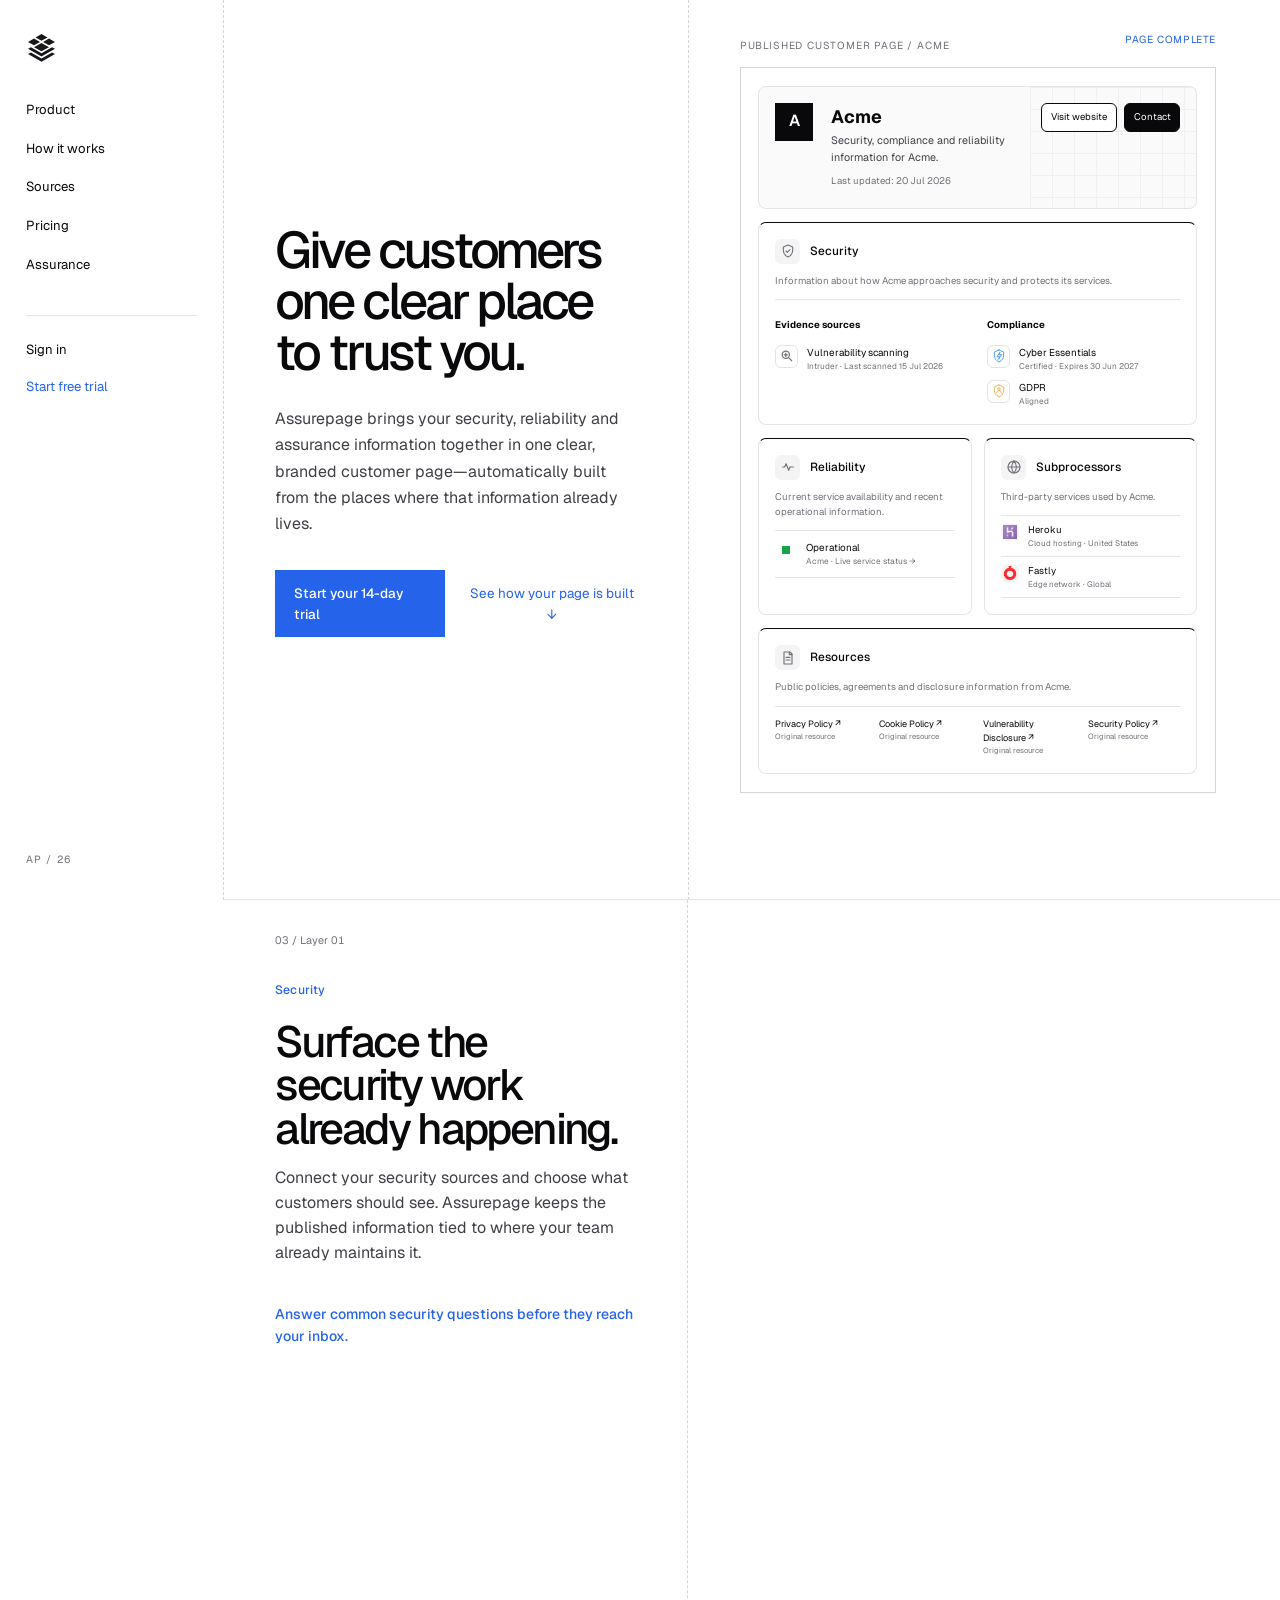
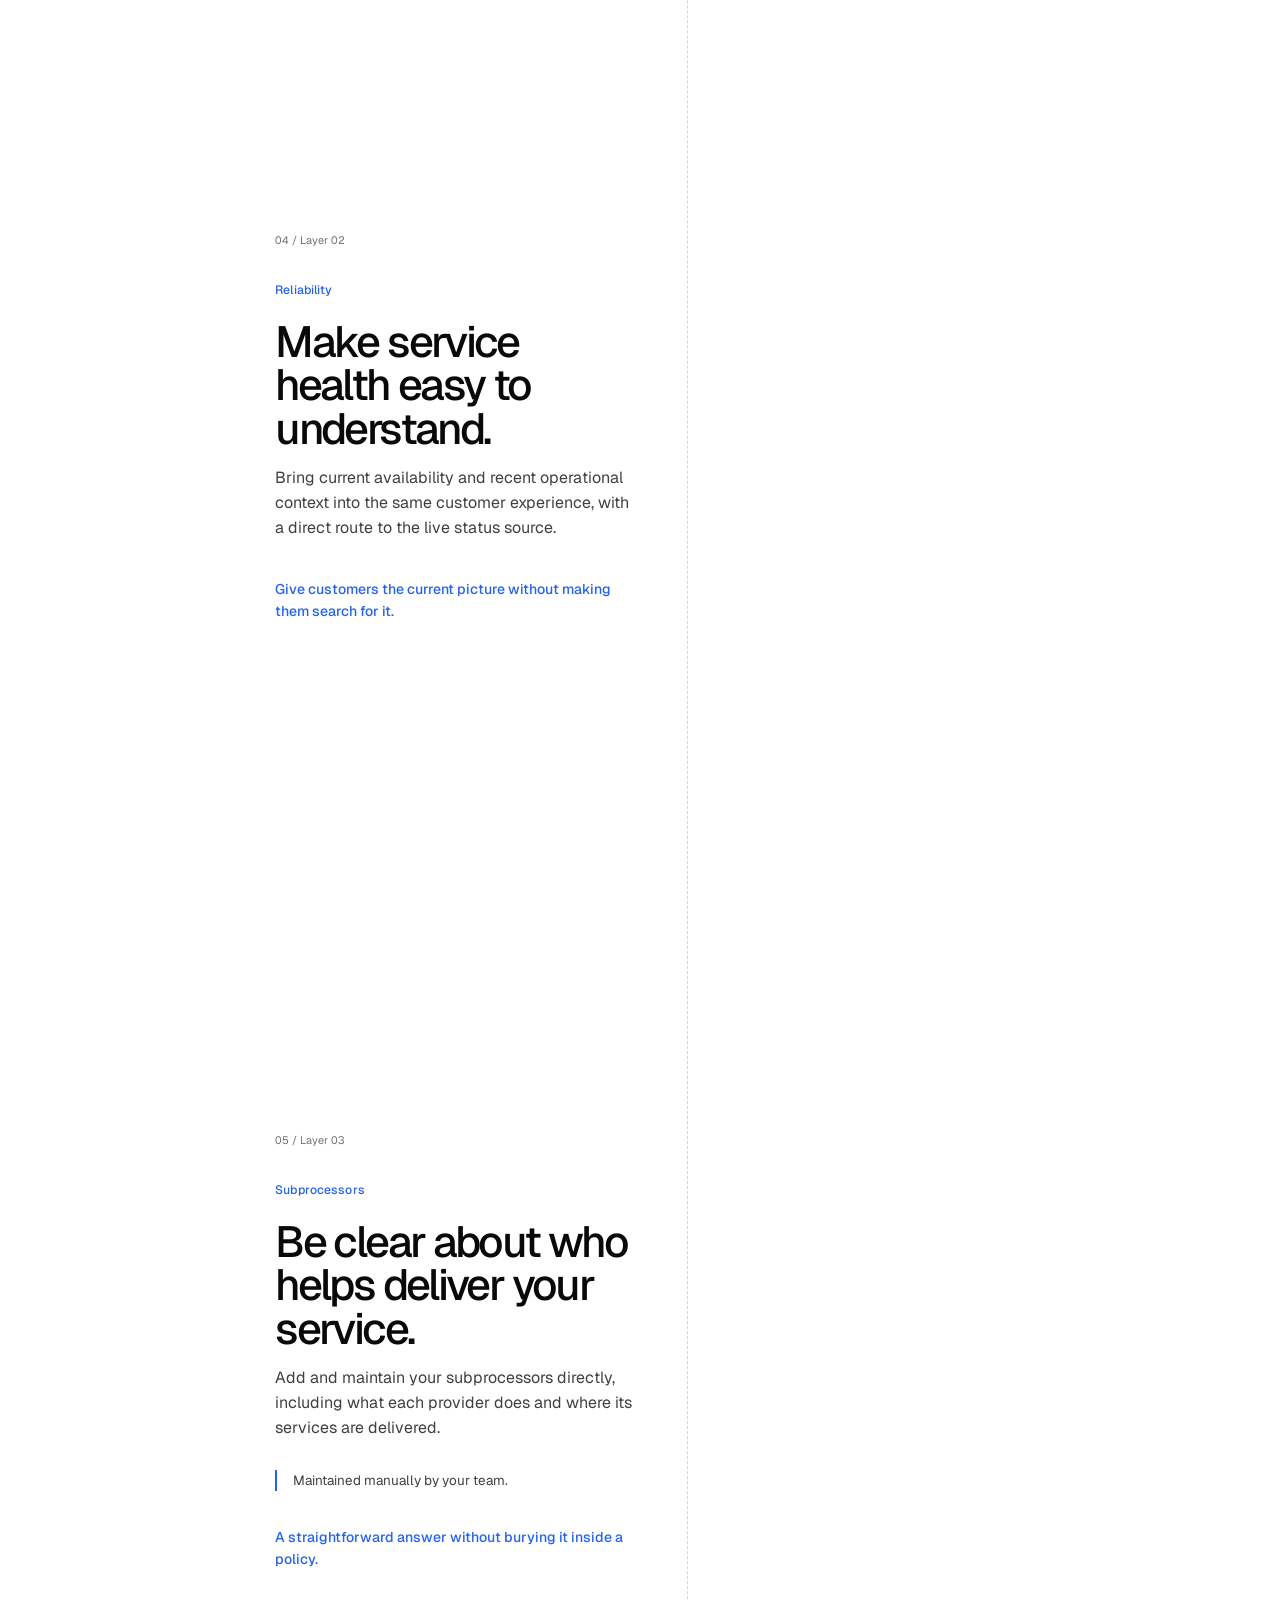
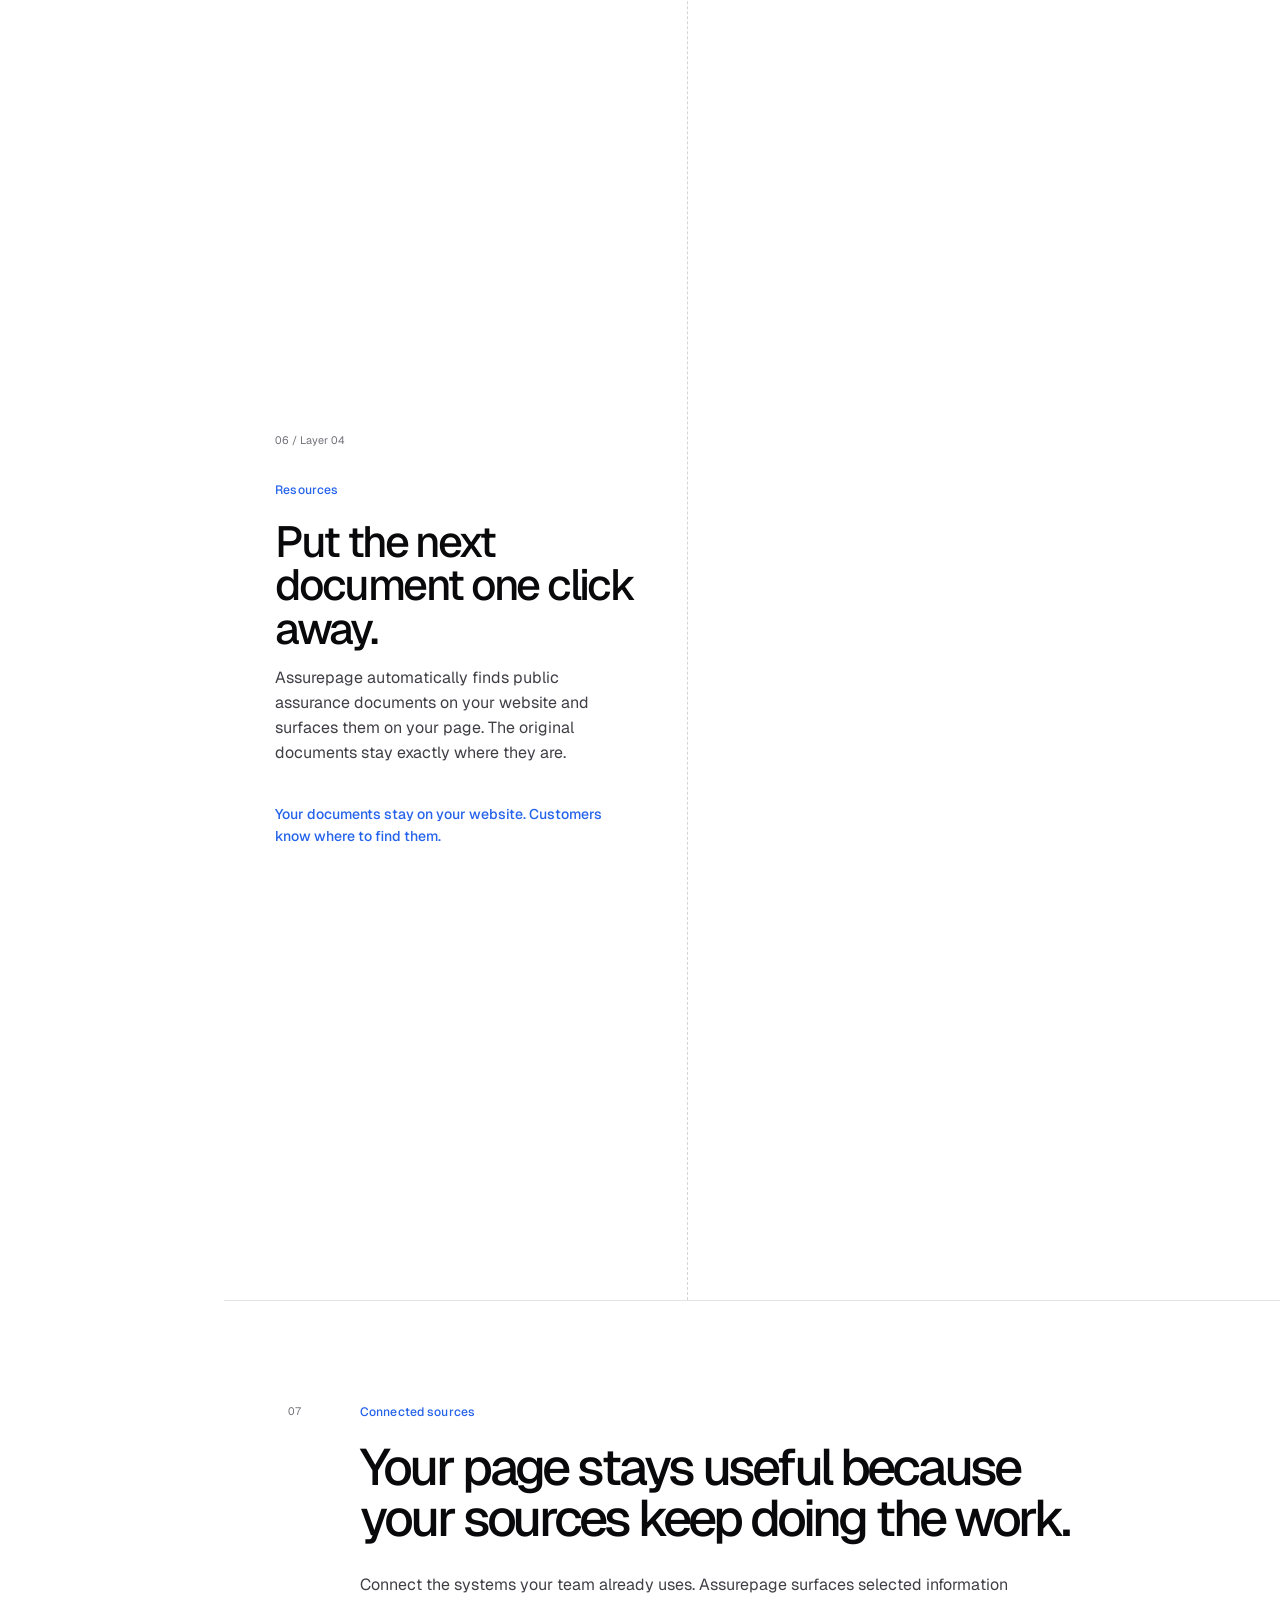
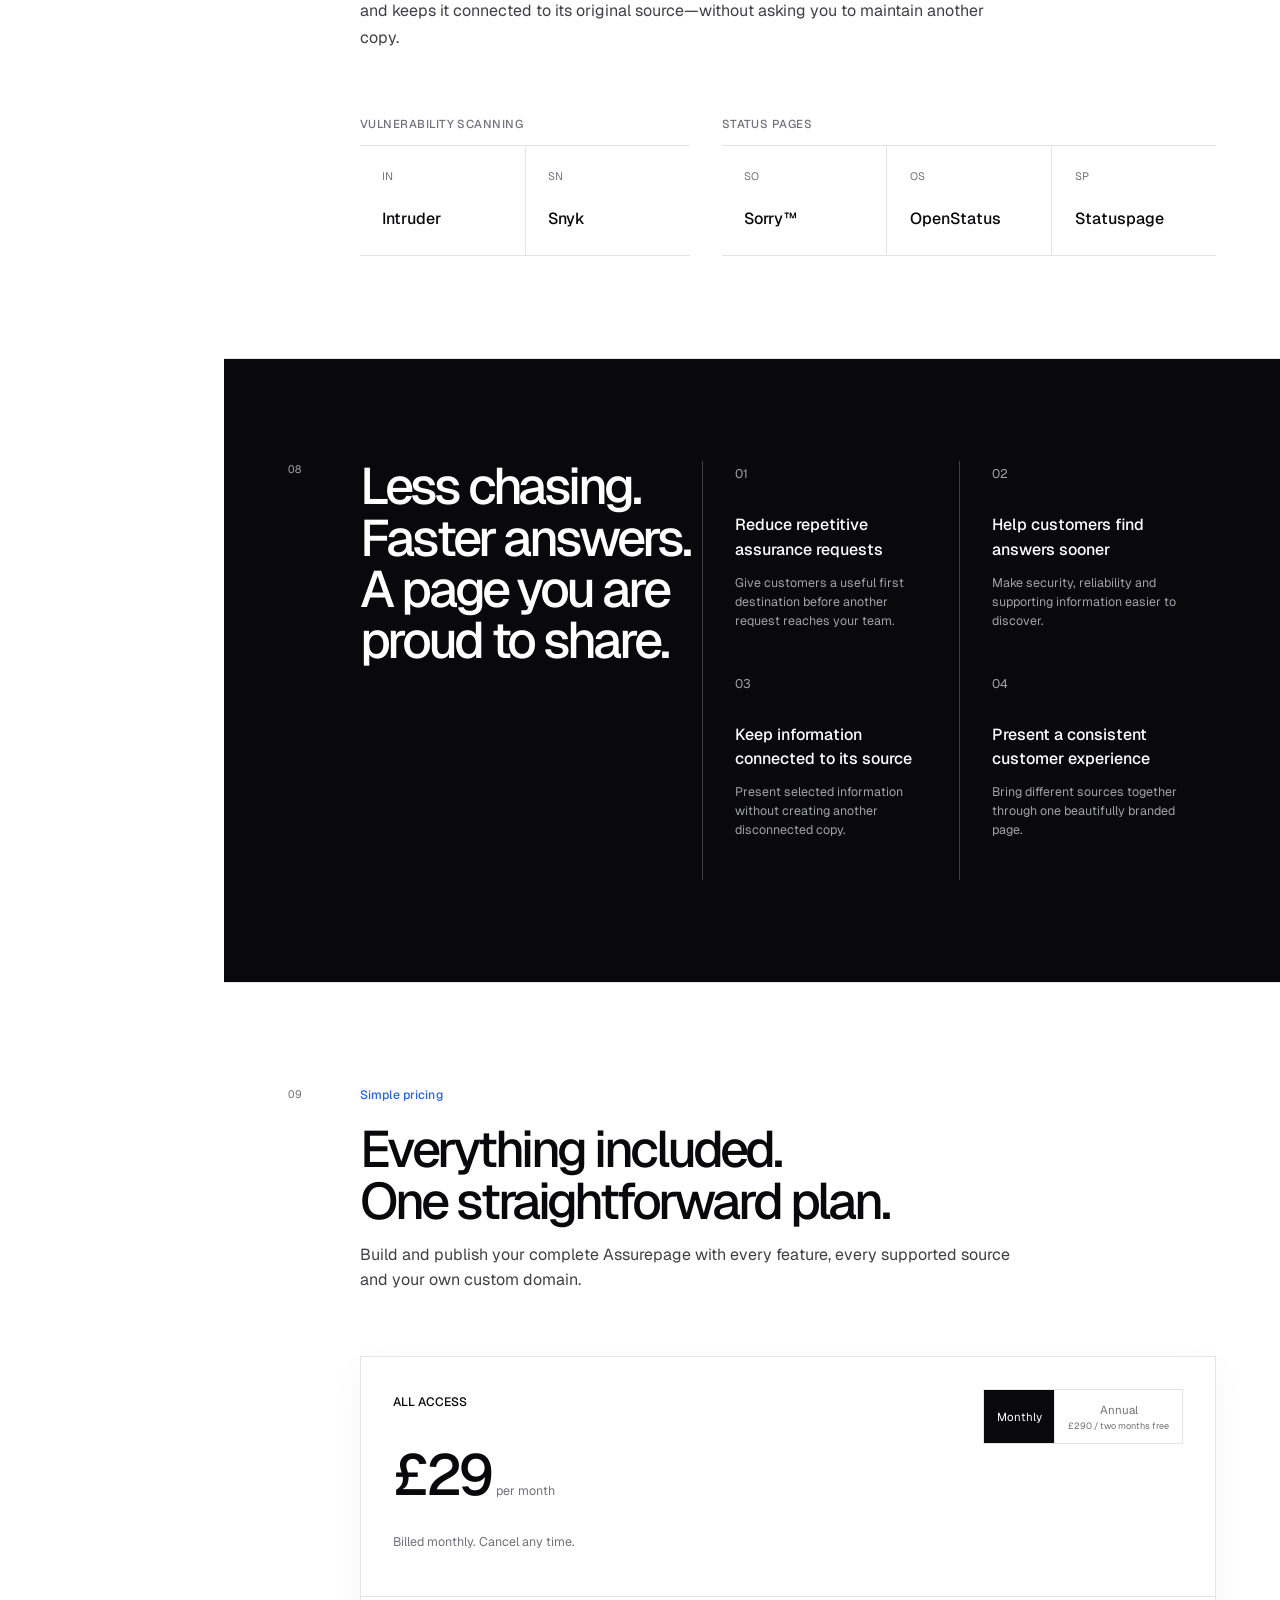
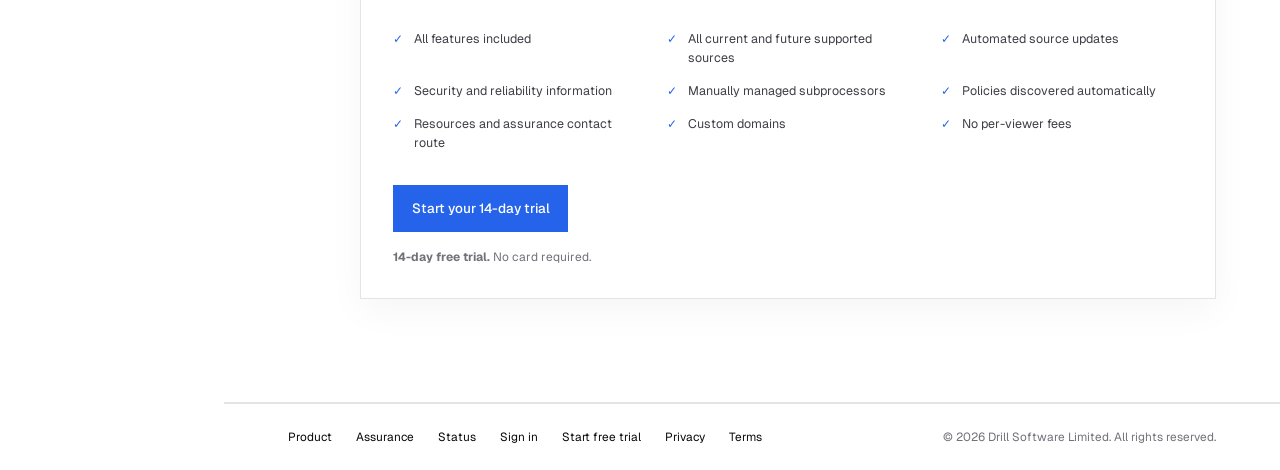
<file: index.html>
<!doctype html>
<html lang="en-GB">
<head>
  <meta charset="utf-8">
  <meta name="viewport" content="width=device-width, initial-scale=1">
  <title>Assurepage — Customer assurance, beautifully presented</title>
  <meta name="description" content="Bring security, compliance and reliability information together in one beautifully branded customer assurance page. Start a 14-day trial—no card required.">
  <link rel="canonical" href="https://assurepage.com/">
  <meta name="robots" content="index, follow"><meta name="theme-color" content="#ffffff">
  <meta property="og:type" content="website"><meta property="og:site_name" content="Assurepage"><meta property="og:url" content="https://assurepage.com/">
  <meta property="og:title" content="Give customers one clear place to trust you"><meta property="og:description" content="Assurepage turns information from your existing sources into a clear, branded customer assurance page—automatically.">
  <meta property="og:image" content="https://assurepage.com/images/assurepage-og.png"><meta name="twitter:card" content="summary_large_image">
  <meta name="twitter:title" content="Give customers one clear place to trust you"><meta name="twitter:description" content="Assurepage turns information from your existing sources into a clear, branded customer assurance page—automatically."><meta name="twitter:image" content="https://assurepage.com/images/assurepage-og.png">
  <link rel="icon" href="/images/favicon.svg" type="image/svg+xml"><link rel="manifest" href="/site.webmanifest">
  <link rel="preconnect" href="https://fonts.bunny.net"><link rel="stylesheet" href="https://fonts.bunny.net/css?family=geist:400,500,600&display=swap">
  <link rel="stylesheet" href="/styles.css"><script src="/script.js" defer></script>
  <script>
    (function (w){if (typeof w.Fernand !== "function") {var f = function () {f.q[arguments[0] == 'set' ? 'unshift' : 'push'](arguments);};f.q = [];w.Fernand = f;}})(window);
    Fernand('init', { appId: 'assurepage' })
  </script>
  <script async src="https://messenger.getfernand.com/client.js"></script>
</head>
<body>
  <a class="skip" href="#main">Skip to content</a>
  <aside class="rail" aria-label="Primary navigation">
    <a class="brand" href="/" aria-label="Assurepage home"><img src="/images/favicon.svg" alt=""></a>
    <div class="rail-links"><nav><button data-scroll="product">Product</button><button data-scroll="how-it-works">How it works</button><button data-scroll="sources">Sources</button><button data-scroll="pricing">Pricing</button><a href="https://assurance.assurepage.com">Assurance</a></nav>
    <div class="rail-account"><a href="https://app.assurepage.com/login">Sign in</a><a class="blue-link" href="https://app.assurepage.com/signup">Start free trial</a></div></div><span class="rail-mark">AP / 26</span>
  </aside>
  <header class="mobile-header">
    <a class="brand" href="/" aria-label="Assurepage home"><img src="/images/favicon.svg" alt=""></a>
    <button class="menu-button" type="button" aria-expanded="false" aria-controls="mobile-menu">Menu <i aria-hidden="true"></i></button>
    <nav id="mobile-menu"><button data-scroll="product">Product</button><button data-scroll="how-it-works">How it works</button><button data-scroll="sources">Sources</button><button data-scroll="pricing">Pricing</button><a href="https://assurance.assurepage.com">Assurance</a><a href="https://app.assurepage.com/login">Sign in</a><a href="https://app.assurepage.com/signup">Start free trial</a></nav>
  </header>

  <main id="main">
    <section class="hero chapter" id="product" tabindex="-1">
      <div class="hero-copy"><h1><span>Give customers</span><span>one clear place</span><span>to trust you.</span></h1><p class="lede">Assurepage brings your security, reliability and assurance information together in one clear, branded customer page—automatically built from the places where that information already lives.</p><div class="actions"><a class="button primary" href="https://app.assurepage.com/signup">Start your 14-day trial</a><button class="text-action" data-scroll="how-it-works">See how your page is built ↓</button></div></div>
      <div class="hero-preview"><span class="page-label">Published customer page / Acme</span><span class="page-state" data-stage-label>Page complete</span><div class="hero-crop">
        <article class="customer-page complete build-page" data-active="complete" aria-label="Example published Acme customer assurance page">
          <header class="customer-head"><div class="acme-logo">A</div><div class="customer-title"><h2>Acme</h2><p>Security, compliance and reliability information for Acme.</p><span>Last updated: 20 Jul 2026</span></div><div class="customer-actions" aria-hidden="true"><span>Visit website</span><span>Contact</span></div></header>
          <section class="product-card security build-layer"><div class="surfaced">Surfaced / 01</div><div class="card-heading"><span class="icon"><svg viewBox="0 0 24 24" aria-hidden="true"><path d="M12 3 5 6v5c0 4.6 2.8 8.1 7 10 4.2-1.9 7-5.4 7-10V6l-7-3Z"></path><path d="m9 12 2 2 4-4"></path></svg></span><h3>Security</h3></div><p>Information about how Acme approaches security and protects its services.</p><div class="security-grid"><div><b>Evidence sources</b><div class="data-row"><span class="data-icon"><svg viewBox="0 0 20 20" aria-hidden="true"><circle cx="8.5" cy="8.5" r="4.5"></circle><path d="m12 12 4 4M6.5 8.5h4M8.5 6.5v4"></path></svg></span><span>Vulnerability scanning<small>Intruder · Last scanned 15 Jul 2026</small></span></div></div><div><b>Compliance</b><div class="data-row"><span class="data-icon"><img src="/images/product/cyber-essentials.svg" alt=""></span><span>Cyber Essentials<small>Certified · Expires 30 Jun 2027</small></span></div><div class="data-row compact"><span class="data-icon"><img src="/images/product/gdpr.svg" alt=""></span><span>GDPR<small>Aligned</small></span></div></div></div></section>
          <div class="product-columns"><section class="product-card reliability build-layer"><div class="surfaced">Surfaced / 02</div><div class="card-heading"><span class="icon"><svg viewBox="0 0 24 24" aria-hidden="true"><path d="M4 12h3l2-5 4 10 2-5h5"></path></svg></span><h3>Reliability</h3></div><p>Current service availability and recent operational information.</p><div class="data-row rule"><span class="status-dot"></span><span>Operational<small>Acme · Live service status →</small></span></div></section><section class="product-card subprocessors build-layer"><div class="surfaced">Surfaced / 03</div><div class="card-heading"><span class="icon"><svg viewBox="0 0 24 24" aria-hidden="true"><circle cx="12" cy="12" r="9"></circle><path d="M3 12h18M12 3c2.4 2.5 3.6 5.5 3.6 9S14.4 18.5 12 21c-2.4-2.5-3.6-5.5-3.6-9S9.6 5.5 12 3Z"></path></svg></span><h3>Subprocessors</h3></div><p>Third-party services used by Acme.</p><div class="vendor-list"><span><i><img src="/images/product/heroku.png" alt=""></i>Heroku <small>Cloud hosting · United States</small></span><span><i><img src="/images/product/fastly.png" alt=""></i>Fastly <small>Edge network · Global</small></span></div></section></div>
          <section class="product-card resources build-layer"><div class="surfaced">Surfaced / 04</div><div class="card-heading"><span class="icon"><svg viewBox="0 0 24 24" aria-hidden="true"><path d="M6 3h9l3 3v15H6V3Z"></path><path d="M14 3v4h4M9 11h6M9 15h6"></path></svg></span><h3>Resources</h3></div><p>Public policies, agreements and disclosure information from Acme.</p><div class="resource-grid"><span>Privacy Policy ↗<small>Original resource</small></span><span>Cookie Policy ↗<small>Original resource</small></span><span>Vulnerability Disclosure ↗<small>Original resource</small></span><span>Security Policy ↗<small>Original resource</small></span></div></section>
        </article>
      </div></div>
    </section>

    <section class="build" id="how-it-works" tabindex="-1" aria-label="How an Assurepage is built">
      <div class="build-copy">
        <article class="build-step" data-layer="security"><span class="chapter-no">03 / Layer 01</span><p class="eyebrow">Security</p><h2>Surface the security work already happening.</h2><p>Connect your security sources and choose what customers should see. Assurepage keeps the published information tied to where your team already maintains it.</p><strong>Answer common security questions before they reach your inbox.</strong></article>
        <article class="build-step" data-layer="reliability"><span class="chapter-no">04 / Layer 02</span><p class="eyebrow">Reliability</p><h2>Make service health easy to understand.</h2><p>Bring current availability and recent operational context into the same customer experience, with a direct route to the live status source.</p><strong>Give customers the current picture without making them search for it.</strong></article>
        <article class="build-step" data-layer="subprocessors"><span class="chapter-no">05 / Layer 03</span><p class="eyebrow">Subprocessors</p><h2>Be clear about who helps deliver your service.</h2><p>Add and maintain your subprocessors directly, including what each provider does and where its services are delivered.</p><p class="clarification">Maintained manually by your team.</p><strong>A straightforward answer without burying it inside a policy.</strong></article>
        <article class="build-step" data-layer="resources"><span class="chapter-no">06 / Layer 04</span><p class="eyebrow">Resources</p><h2>Put the next document one click away.</h2><p>Assurepage automatically finds public assurance documents on your website and surfaces them on your page. The original documents stay exactly where they are.</p><strong>Your documents stay on your website. Customers know where to find them.</strong></article>
      </div>
    </section>

    <section class="sources chapter editorial" id="sources" tabindex="-1"><span class="chapter-no">07</span><div><p class="eyebrow">Connected sources</p><h2>Your page stays useful because your sources keep doing the work.</h2><p class="intro">Connect the systems your team already uses. Assurepage surfaces selected information and keeps it connected to its original source—without asking you to maintain another copy.</p><div class="source-groups"><section class="source-group"><h3>Vulnerability scanning</h3><div class="source-list"><span>IN <b>Intruder</b></span><span>SN <b>Snyk</b></span></div></section><section class="source-group"><h3>Status pages</h3><div class="source-list"><span>SO <b>Sorry™</b></span><span>OS <b>OpenStatus</b></span><span>SP <b>Statuspage</b></span></div></section></div></div></section>

    <section class="benefits chapter editorial"><span class="chapter-no">08</span><div class="benefit-lead"><h2>Less chasing.<br>Faster answers.<br>A page you are proud to share.</h2></div><div class="benefit-grid"><article><span>01</span><h3>Reduce repetitive assurance requests</h3><p>Give customers a useful first destination before another request reaches your team.</p></article><article><span>02</span><h3>Help customers find answers sooner</h3><p>Make security, reliability and supporting information easier to discover.</p></article><article><span>03</span><h3>Keep information connected to its source</h3><p>Present selected information without creating another disconnected copy.</p></article><article><span>04</span><h3>Present a consistent customer experience</h3><p>Bring different sources together through one beautifully branded page.</p></article></div></section>

    <section class="pricing chapter editorial" id="pricing" tabindex="-1"><span class="chapter-no">09</span><div><div class="pricing-copy"><p class="eyebrow">Simple pricing</p><h2>Everything included.<br>One straightforward plan.</h2><p>Build and publish your complete Assurepage with every feature, every supported source and your own custom domain.</p></div><article class="price-panel"><div class="price-top"><div><span class="plan">All access</span><p class="price" aria-live="polite"><strong data-price>£29</strong> <span data-period>per month</span></p><p data-billing>Billed monthly. Cancel any time.</p></div><div class="billing" role="group" aria-label="Billing period"><button class="selected" type="button" data-billing-option="monthly" aria-pressed="true">Monthly</button><button type="button" data-billing-option="annual" aria-pressed="false">Annual <small>£290 / two months free</small></button></div></div><div class="saving" data-saving hidden>Save £58 compared with monthly billing — two months free.</div><ul><li>All features included</li><li>All current and future supported sources</li><li>Automated source updates</li><li>Security and reliability information</li><li>Manually managed subprocessors</li><li>Policies discovered automatically</li><li>Resources and assurance contact route</li><li>Custom domains</li><li>No per-viewer fees</li></ul><a class="button primary" href="https://app.assurepage.com/signup">Start your 14-day trial</a><p class="trial"><b>14-day free trial.</b> No card required.</p></article></div></section>

  </main>
  <footer><nav aria-label="Footer"><a href="/">Product</a><a href="https://assurance.assurepage.com">Assurance</a><a href="https://status.assurepage.com">Status</a><a href="https://app.assurepage.com/login">Sign in</a><a href="https://app.assurepage.com/signup">Start free trial</a><a href="/privacy">Privacy</a><a href="/terms">Terms</a></nav><p>© 2026 Drill Software Limited. All rights reserved.</p></footer>
</body>
</html>
</file>
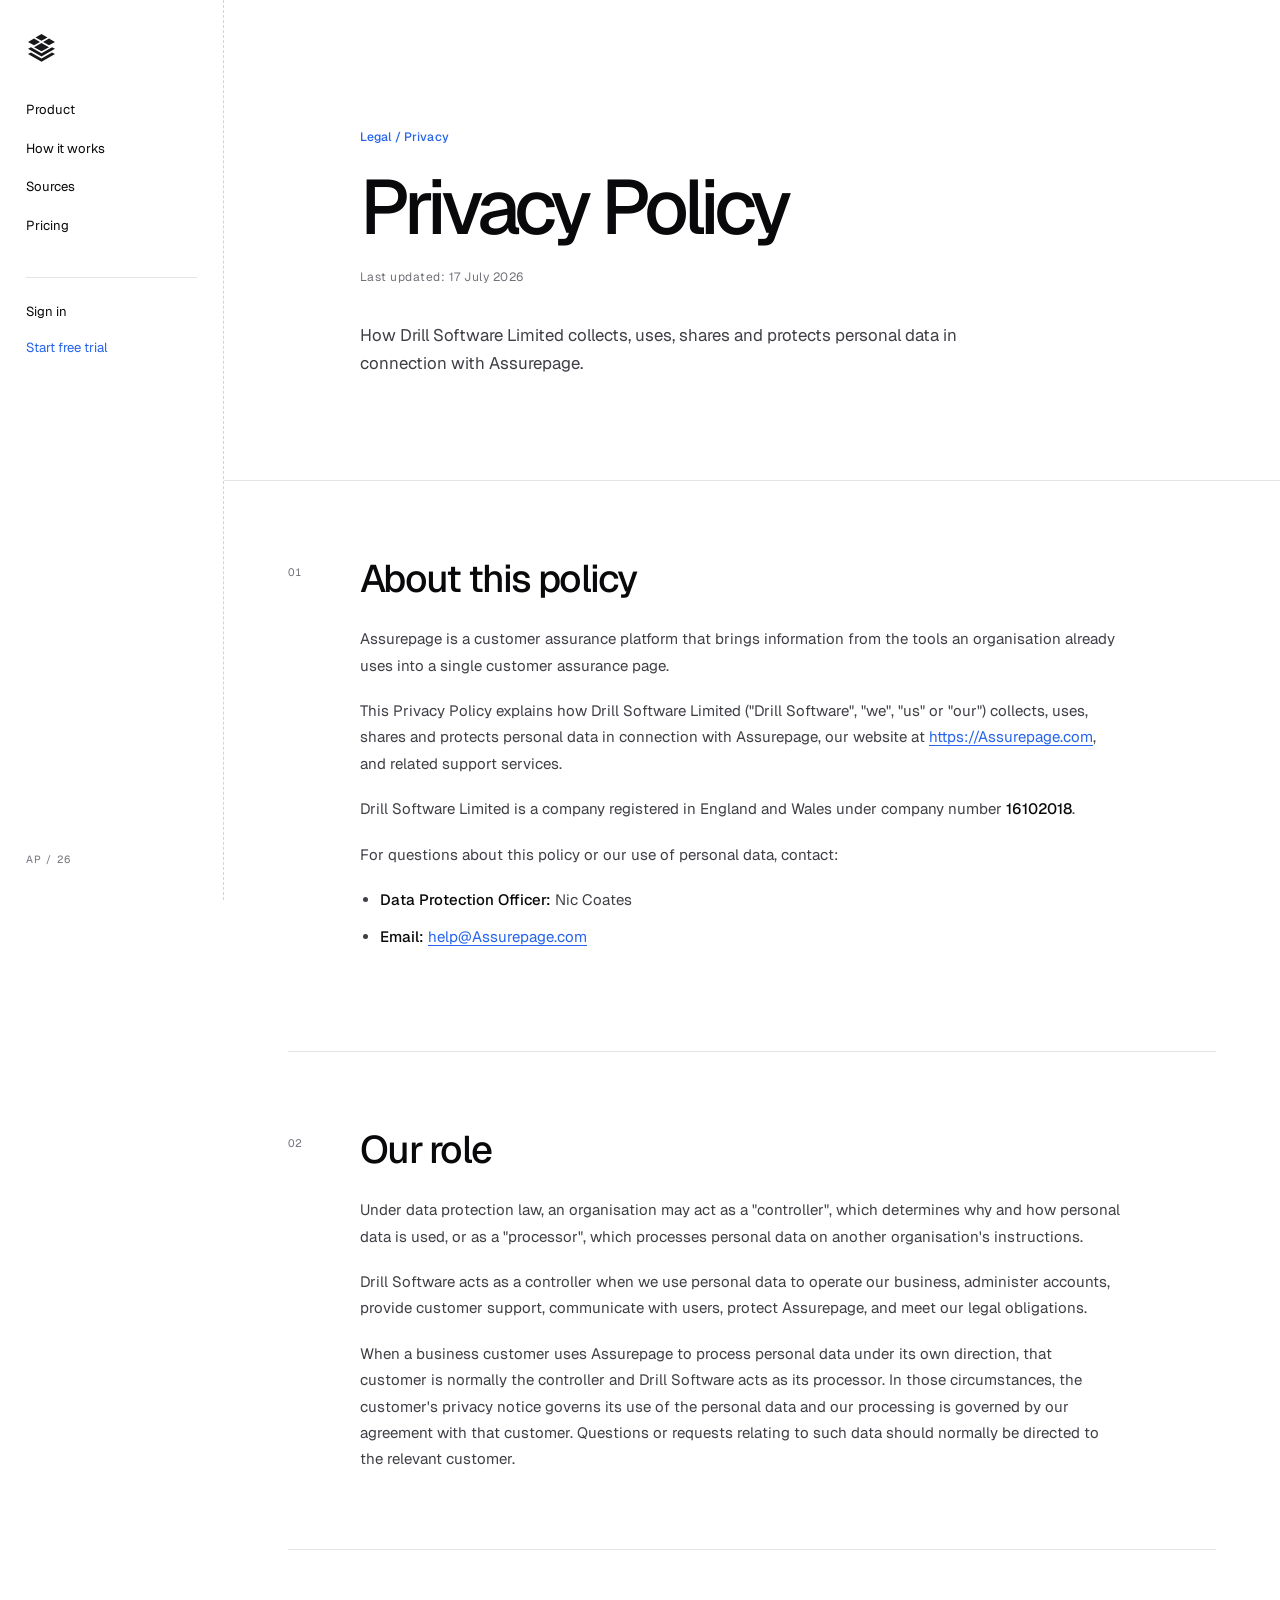
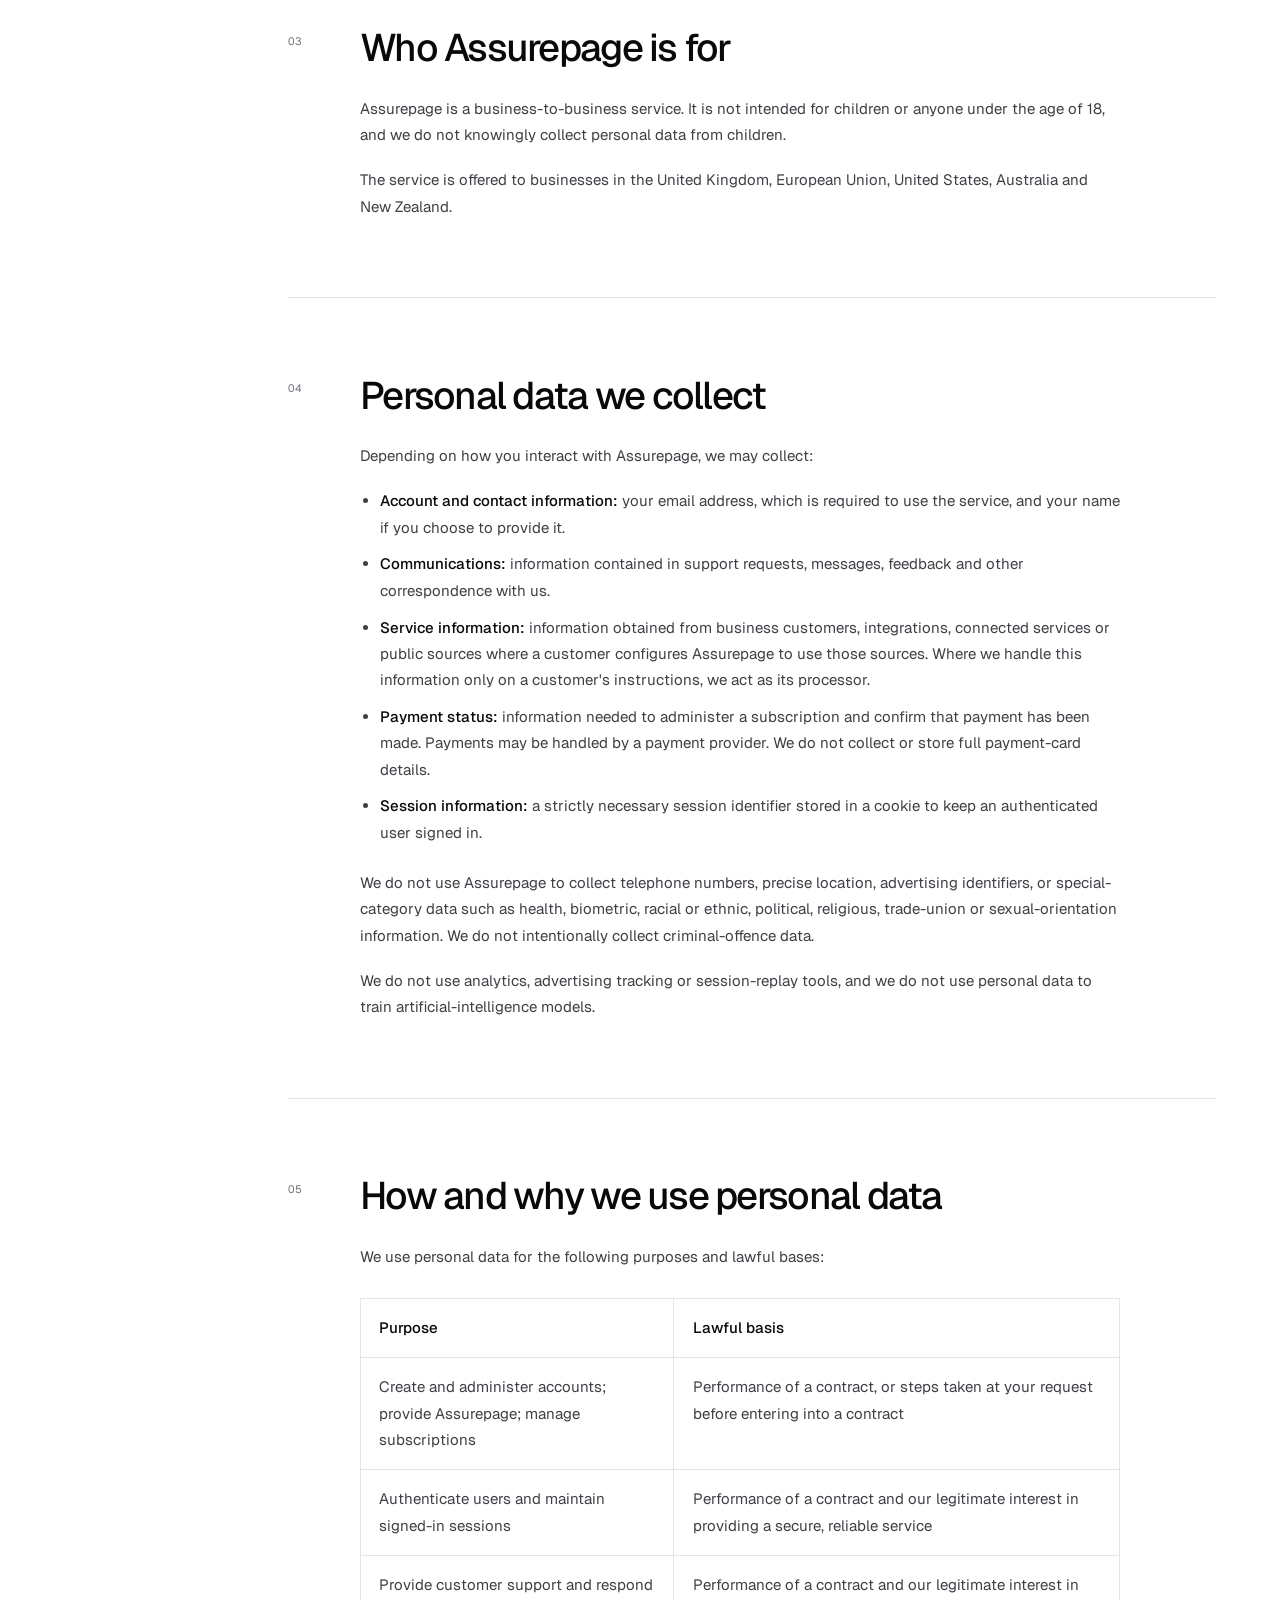
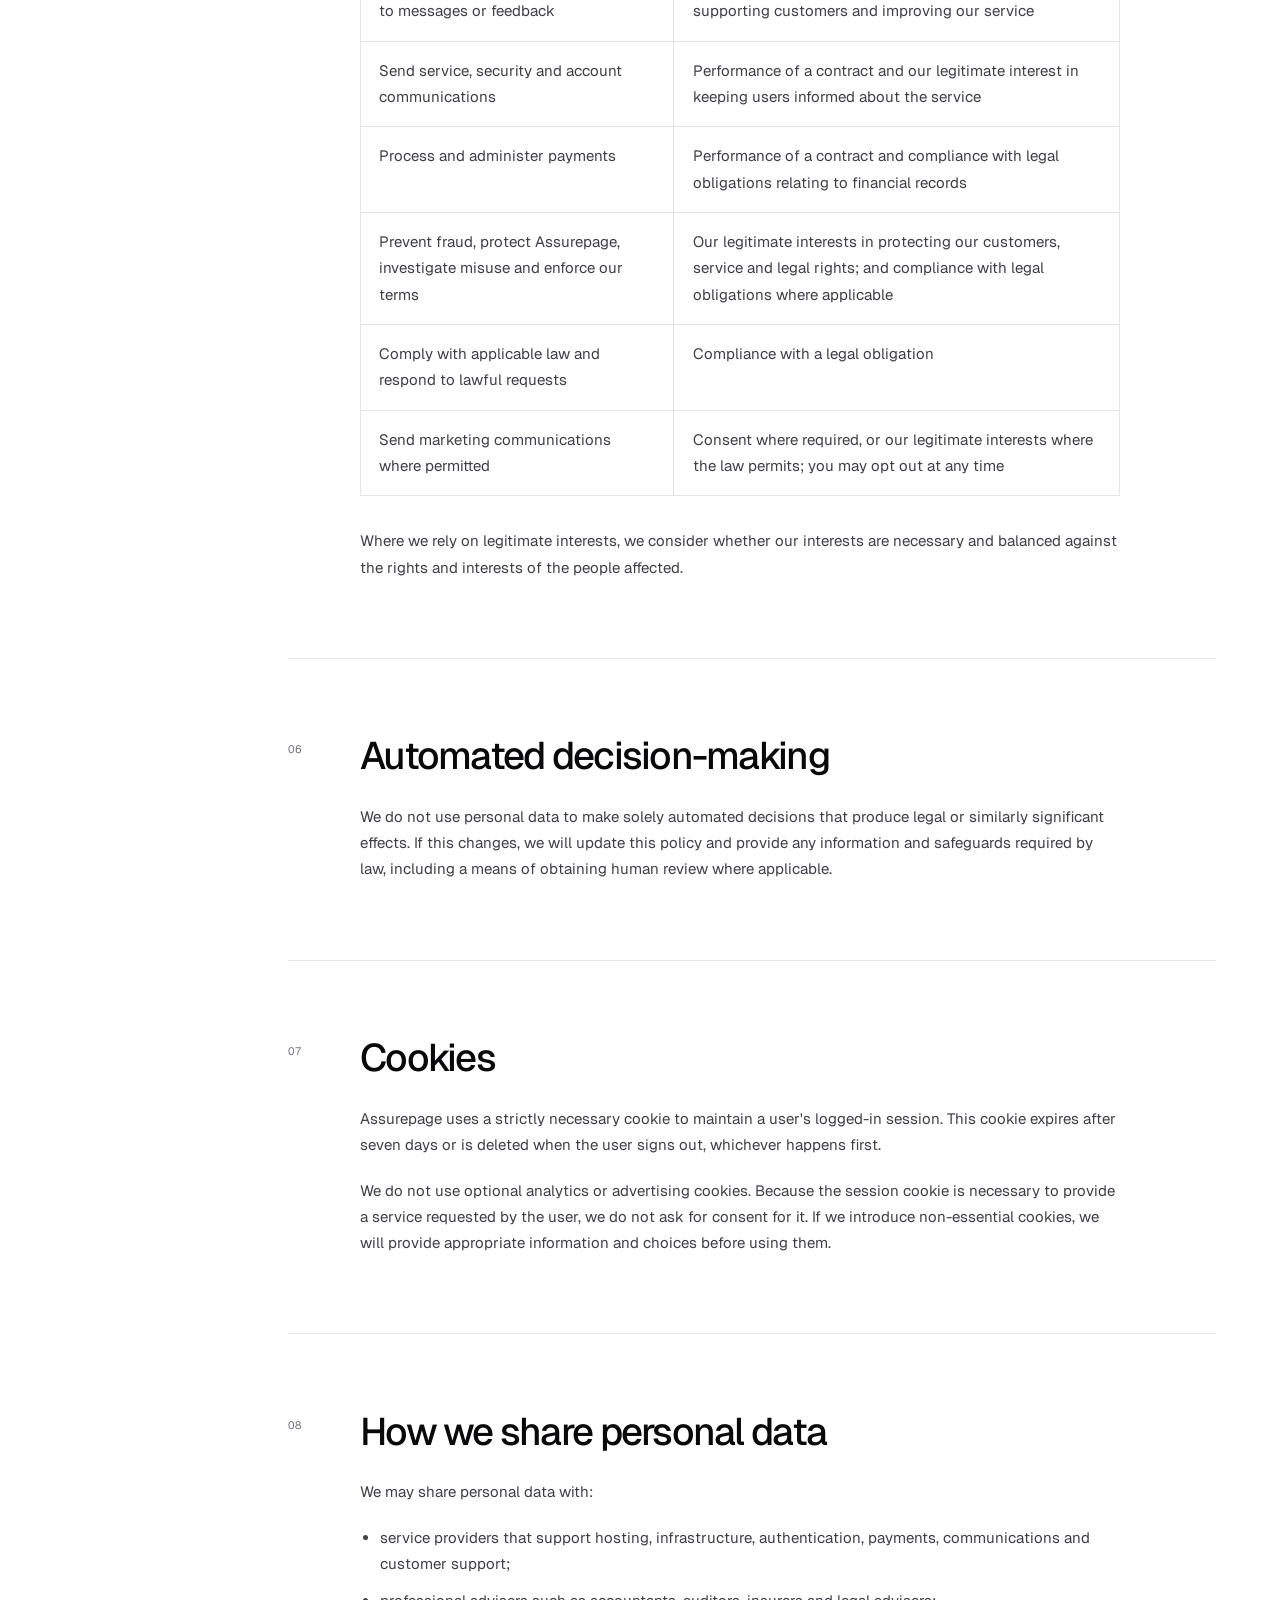
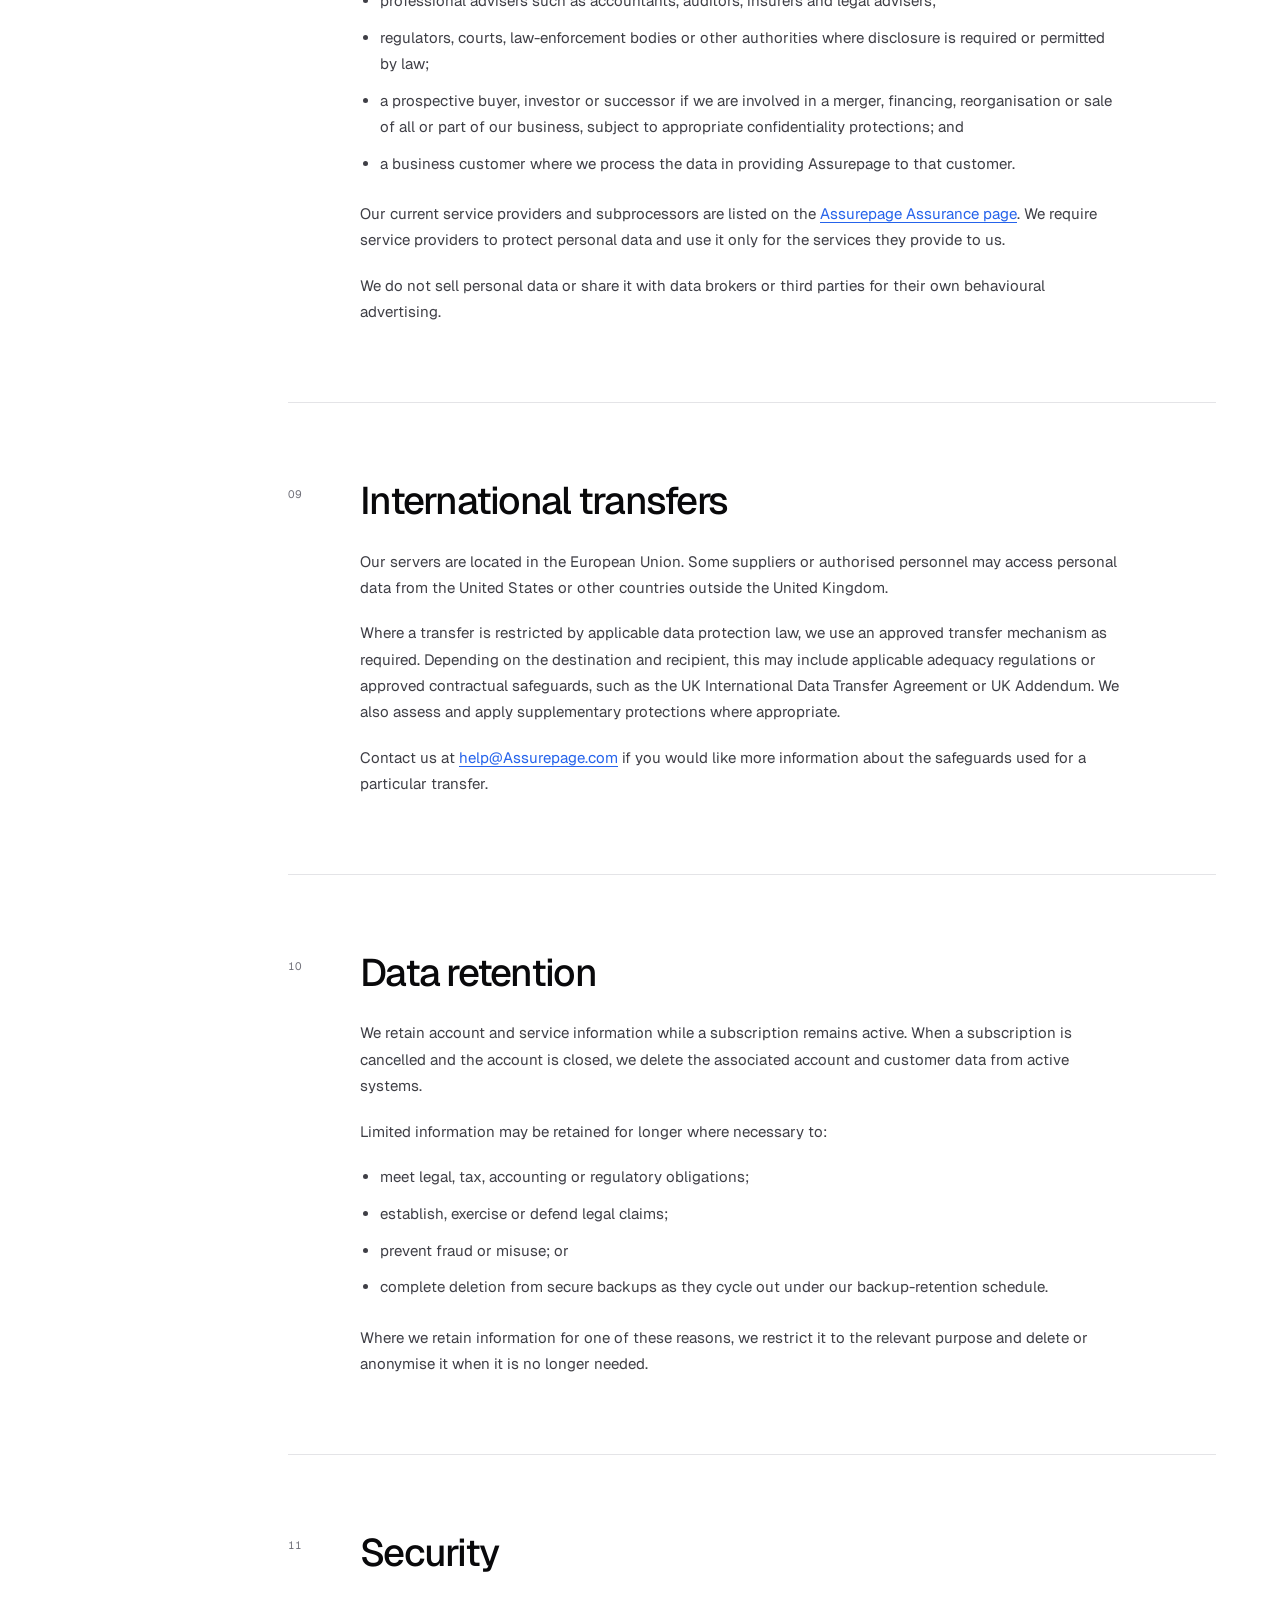
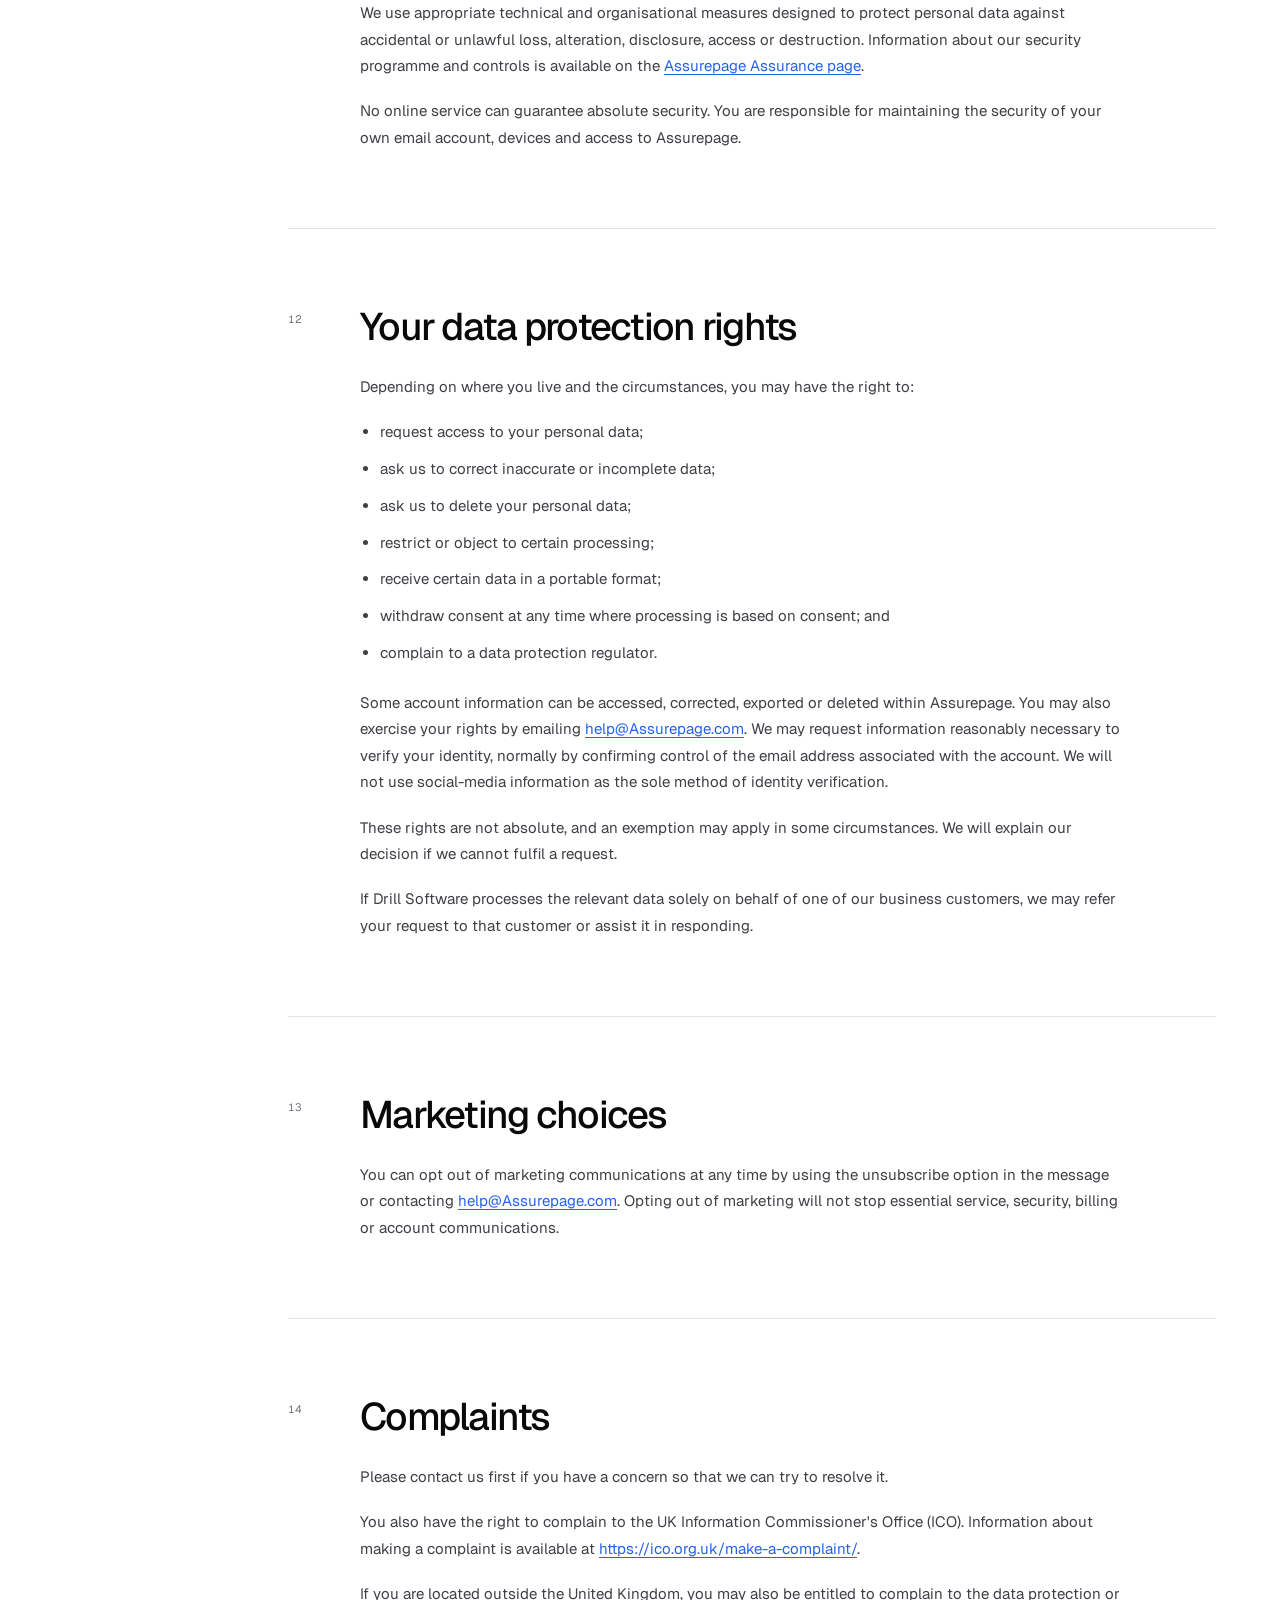
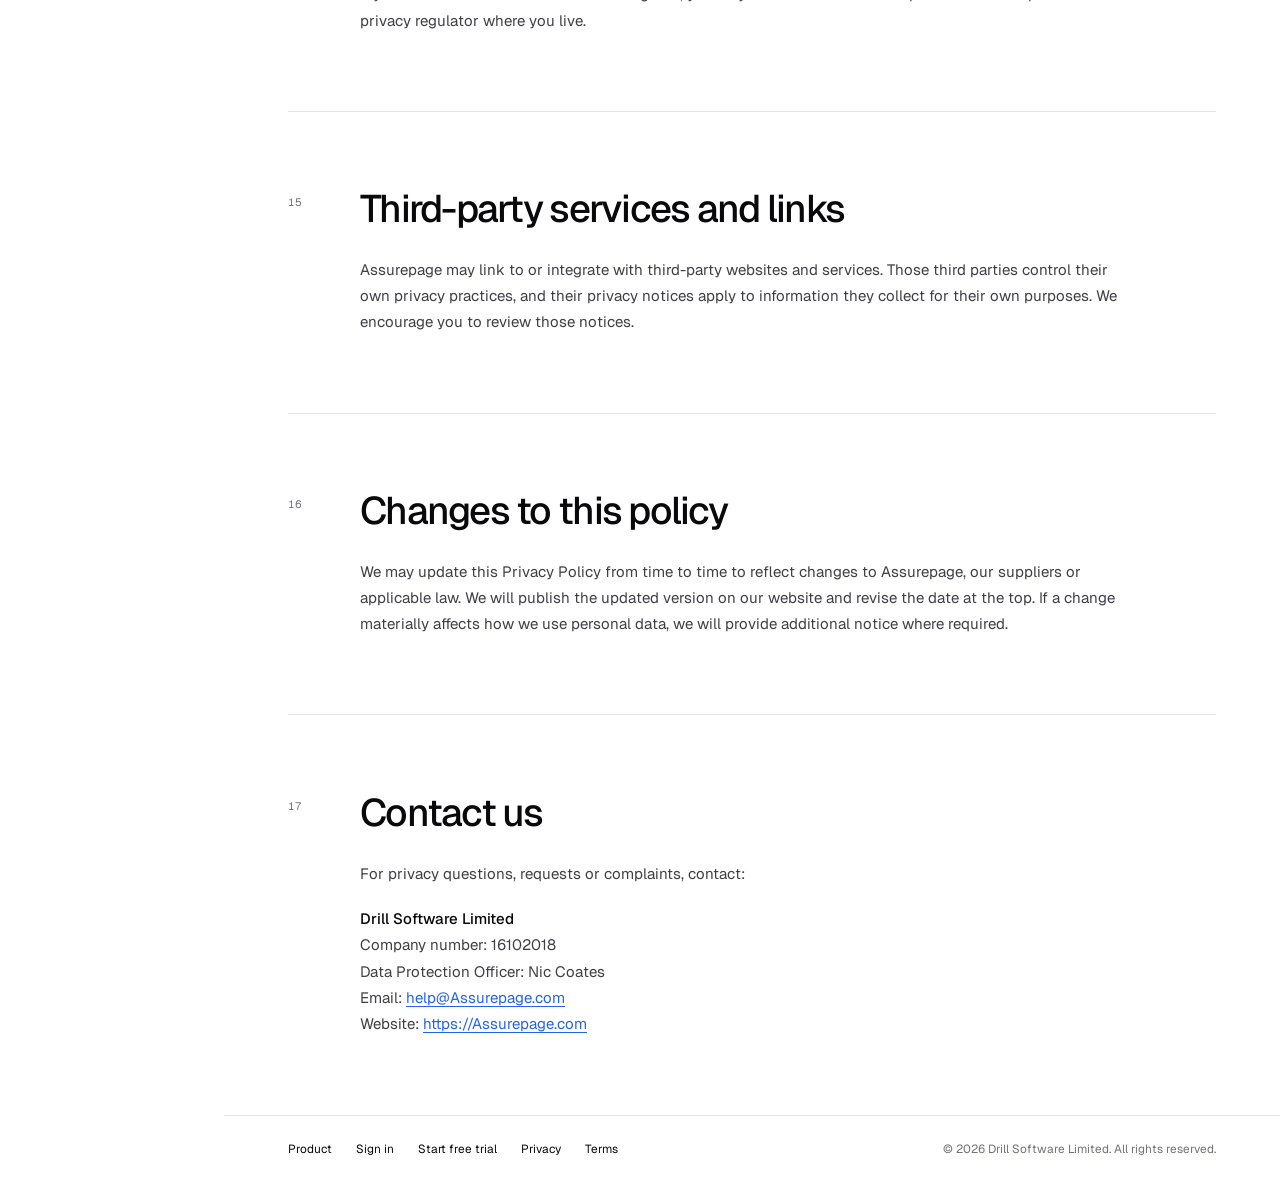
<file: privacy/index.html>
<!doctype html>
<html lang="en-GB">
<head>
  <meta charset="utf-8">
  <meta name="viewport" content="width=device-width, initial-scale=1">
  <title>Privacy Policy — Assurepage</title>
  <meta name="description" content="How Drill Software Limited collects, uses, shares and protects personal data in connection with Assurepage.">
  <link rel="canonical" href="https://Assurepage.com/privacy">
  <meta name="robots" content="index, follow">
  <meta name="theme-color" content="#ffffff">
  <link rel="icon" href="/images/favicon.svg" type="image/svg+xml">
  <link rel="manifest" href="/site.webmanifest">
  <link rel="preconnect" href="https://fonts.bunny.net">
  <link rel="stylesheet" href="https://fonts.bunny.net/css?family=geist:400,500,600&display=swap">
  <link rel="stylesheet" href="/styles.css">
  <script src="/script.js" defer></script>
  <script>
    (function (w){if (typeof w.Fernand !== "function") {var f = function () {f.q[arguments[0] == 'set' ? 'unshift' : 'push'](arguments);};f.q = [];w.Fernand = f;}})(window);
    Fernand('init', { appId: 'assurepage' })
  </script>
  <script async src="https://messenger.getfernand.com/client.js"></script>
</head>
<body class="legal-page">
  <a class="skip" href="#main">Skip to content</a>
  <aside class="rail" aria-label="Primary navigation">
    <a class="brand" href="/" aria-label="Assurepage home"><img src="/images/favicon.svg" alt=""></a>
    <div class="rail-links"><nav><a href="/#product">Product</a><a href="/#how-it-works">How it works</a><a href="/#sources">Sources</a><a href="/#pricing">Pricing</a></nav>
    <div class="rail-account"><a href="https://app.Assurepage.com/login">Sign in</a><a class="blue-link" href="https://app.Assurepage.com/signup">Start free trial</a></div></div><span class="rail-mark">AP / 26</span>
  </aside>
  <header class="mobile-header">
    <a class="brand" href="/" aria-label="Assurepage home"><img src="/images/favicon.svg" alt=""></a>
    <button class="menu-button" type="button" aria-expanded="false" aria-controls="mobile-menu">Menu <i aria-hidden="true"></i></button>
    <nav id="mobile-menu"><a href="/#product">Product</a><a href="/#how-it-works">How it works</a><a href="/#sources">Sources</a><a href="/#pricing">Pricing</a><a href="https://app.Assurepage.com/login">Sign in</a><a href="https://app.Assurepage.com/signup">Start free trial</a></nav>
  </header>

  <main id="main" class="policy-main">
    <header class="policy-hero">
      <p class="eyebrow">Legal / Privacy</p>
      <h1>Privacy Policy</h1>
      <p class="policy-updated">Last updated: 17 July 2026</p>
      <p class="lede">How Drill Software Limited collects, uses, shares and protects personal data in connection with Assurepage.</p>
    </header>

    <div class="policy-body">
      <section class="policy-section"><span>01</span><div><h2>About this policy</h2><p>Assurepage is a customer assurance platform that brings information from the tools an organisation already uses into a single customer assurance page.</p><p>This Privacy Policy explains how Drill Software Limited ("Drill Software", "we", "us" or "our") collects, uses, shares and protects personal data in connection with Assurepage, our website at <a href="https://Assurepage.com">https://Assurepage.com</a>, and related support services.</p><p>Drill Software Limited is a company registered in England and Wales under company number <strong>16102018</strong>.</p><p>For questions about this policy or our use of personal data, contact:</p><ul><li><strong>Data Protection Officer:</strong> Nic Coates</li><li><strong>Email:</strong> <a href="mailto:help@Assurepage.com">help@Assurepage.com</a></li></ul></div></section>

      <section class="policy-section"><span>02</span><div><h2>Our role</h2><p>Under data protection law, an organisation may act as a "controller", which determines why and how personal data is used, or as a "processor", which processes personal data on another organisation's instructions.</p><p>Drill Software acts as a controller when we use personal data to operate our business, administer accounts, provide customer support, communicate with users, protect Assurepage, and meet our legal obligations.</p><p>When a business customer uses Assurepage to process personal data under its own direction, that customer is normally the controller and Drill Software acts as its processor. In those circumstances, the customer's privacy notice governs its use of the personal data and our processing is governed by our agreement with that customer. Questions or requests relating to such data should normally be directed to the relevant customer.</p></div></section>

      <section class="policy-section"><span>03</span><div><h2>Who Assurepage is for</h2><p>Assurepage is a business-to-business service. It is not intended for children or anyone under the age of 18, and we do not knowingly collect personal data from children.</p><p>The service is offered to businesses in the United Kingdom, European Union, United States, Australia and New Zealand.</p></div></section>

      <section class="policy-section"><span>04</span><div><h2>Personal data we collect</h2><p>Depending on how you interact with Assurepage, we may collect:</p><ul><li><strong>Account and contact information:</strong> your email address, which is required to use the service, and your name if you choose to provide it.</li><li><strong>Communications:</strong> information contained in support requests, messages, feedback and other correspondence with us.</li><li><strong>Service information:</strong> information obtained from business customers, integrations, connected services or public sources where a customer configures Assurepage to use those sources. Where we handle this information only on a customer's instructions, we act as its processor.</li><li><strong>Payment status:</strong> information needed to administer a subscription and confirm that payment has been made. Payments may be handled by a payment provider. We do not collect or store full payment-card details.</li><li><strong>Session information:</strong> a strictly necessary session identifier stored in a cookie to keep an authenticated user signed in.</li></ul><p>We do not use Assurepage to collect telephone numbers, precise location, advertising identifiers, or special-category data such as health, biometric, racial or ethnic, political, religious, trade-union or sexual-orientation information. We do not intentionally collect criminal-offence data.</p><p>We do not use analytics, advertising tracking or session-replay tools, and we do not use personal data to train artificial-intelligence models.</p></div></section>

      <section class="policy-section"><span>05</span><div><h2>How and why we use personal data</h2><p>We use personal data for the following purposes and lawful bases:</p><div class="policy-table-wrap"><table><thead><tr><th>Purpose</th><th>Lawful basis</th></tr></thead><tbody><tr><td>Create and administer accounts; provide Assurepage; manage subscriptions</td><td>Performance of a contract, or steps taken at your request before entering into a contract</td></tr><tr><td>Authenticate users and maintain signed-in sessions</td><td>Performance of a contract and our legitimate interest in providing a secure, reliable service</td></tr><tr><td>Provide customer support and respond to messages or feedback</td><td>Performance of a contract and our legitimate interest in supporting customers and improving our service</td></tr><tr><td>Send service, security and account communications</td><td>Performance of a contract and our legitimate interest in keeping users informed about the service</td></tr><tr><td>Process and administer payments</td><td>Performance of a contract and compliance with legal obligations relating to financial records</td></tr><tr><td>Prevent fraud, protect Assurepage, investigate misuse and enforce our terms</td><td>Our legitimate interests in protecting our customers, service and legal rights; and compliance with legal obligations where applicable</td></tr><tr><td>Comply with applicable law and respond to lawful requests</td><td>Compliance with a legal obligation</td></tr><tr><td>Send marketing communications where permitted</td><td>Consent where required, or our legitimate interests where the law permits; you may opt out at any time</td></tr></tbody></table></div><p>Where we rely on legitimate interests, we consider whether our interests are necessary and balanced against the rights and interests of the people affected.</p></div></section>

      <section class="policy-section"><span>06</span><div><h2>Automated decision-making</h2><p>We do not use personal data to make solely automated decisions that produce legal or similarly significant effects. If this changes, we will update this policy and provide any information and safeguards required by law, including a means of obtaining human review where applicable.</p></div></section>

      <section class="policy-section"><span>07</span><div><h2>Cookies</h2><p>Assurepage uses a strictly necessary cookie to maintain a user's logged-in session. This cookie expires after seven days or is deleted when the user signs out, whichever happens first.</p><p>We do not use optional analytics or advertising cookies. Because the session cookie is necessary to provide a service requested by the user, we do not ask for consent for it. If we introduce non-essential cookies, we will provide appropriate information and choices before using them.</p></div></section>

      <section class="policy-section"><span>08</span><div><h2>How we share personal data</h2><p>We may share personal data with:</p><ul><li>service providers that support hosting, infrastructure, authentication, payments, communications and customer support;</li><li>professional advisers such as accountants, auditors, insurers and legal advisers;</li><li>regulators, courts, law-enforcement bodies or other authorities where disclosure is required or permitted by law;</li><li>a prospective buyer, investor or successor if we are involved in a merger, financing, reorganisation or sale of all or part of our business, subject to appropriate confidentiality protections; and</li><li>a business customer where we process the data in providing Assurepage to that customer.</li></ul><p>Our current service providers and subprocessors are listed on the <a href="https://assurance.Assurepage.com">Assurepage Assurance page</a>. We require service providers to protect personal data and use it only for the services they provide to us.</p><p>We do not sell personal data or share it with data brokers or third parties for their own behavioural advertising.</p></div></section>

      <section class="policy-section"><span>09</span><div><h2>International transfers</h2><p>Our servers are located in the European Union. Some suppliers or authorised personnel may access personal data from the United States or other countries outside the United Kingdom.</p><p>Where a transfer is restricted by applicable data protection law, we use an approved transfer mechanism as required. Depending on the destination and recipient, this may include applicable adequacy regulations or approved contractual safeguards, such as the UK International Data Transfer Agreement or UK Addendum. We also assess and apply supplementary protections where appropriate.</p><p>Contact us at <a href="mailto:help@Assurepage.com">help@Assurepage.com</a> if you would like more information about the safeguards used for a particular transfer.</p></div></section>

      <section class="policy-section"><span>10</span><div><h2>Data retention</h2><p>We retain account and service information while a subscription remains active. When a subscription is cancelled and the account is closed, we delete the associated account and customer data from active systems.</p><p>Limited information may be retained for longer where necessary to:</p><ul><li>meet legal, tax, accounting or regulatory obligations;</li><li>establish, exercise or defend legal claims;</li><li>prevent fraud or misuse; or</li><li>complete deletion from secure backups as they cycle out under our backup-retention schedule.</li></ul><p>Where we retain information for one of these reasons, we restrict it to the relevant purpose and delete or anonymise it when it is no longer needed.</p></div></section>

      <section class="policy-section"><span>11</span><div><h2>Security</h2><p>We use appropriate technical and organisational measures designed to protect personal data against accidental or unlawful loss, alteration, disclosure, access or destruction. Information about our security programme and controls is available on the <a href="https://assurance.Assurepage.com">Assurepage Assurance page</a>.</p><p>No online service can guarantee absolute security. You are responsible for maintaining the security of your own email account, devices and access to Assurepage.</p></div></section>

      <section class="policy-section"><span>12</span><div><h2>Your data protection rights</h2><p>Depending on where you live and the circumstances, you may have the right to:</p><ul><li>request access to your personal data;</li><li>ask us to correct inaccurate or incomplete data;</li><li>ask us to delete your personal data;</li><li>restrict or object to certain processing;</li><li>receive certain data in a portable format;</li><li>withdraw consent at any time where processing is based on consent; and</li><li>complain to a data protection regulator.</li></ul><p>Some account information can be accessed, corrected, exported or deleted within Assurepage. You may also exercise your rights by emailing <a href="mailto:help@Assurepage.com">help@Assurepage.com</a>. We may request information reasonably necessary to verify your identity, normally by confirming control of the email address associated with the account. We will not use social-media information as the sole method of identity verification.</p><p>These rights are not absolute, and an exemption may apply in some circumstances. We will explain our decision if we cannot fulfil a request.</p><p>If Drill Software processes the relevant data solely on behalf of one of our business customers, we may refer your request to that customer or assist it in responding.</p></div></section>

      <section class="policy-section"><span>13</span><div><h2>Marketing choices</h2><p>You can opt out of marketing communications at any time by using the unsubscribe option in the message or contacting <a href="mailto:help@Assurepage.com">help@Assurepage.com</a>. Opting out of marketing will not stop essential service, security, billing or account communications.</p></div></section>

      <section class="policy-section"><span>14</span><div><h2>Complaints</h2><p>Please contact us first if you have a concern so that we can try to resolve it.</p><p>You also have the right to complain to the UK Information Commissioner's Office (ICO). Information about making a complaint is available at <a href="https://ico.org.uk/make-a-complaint/">https://ico.org.uk/make-a-complaint/</a>.</p><p>If you are located outside the United Kingdom, you may also be entitled to complain to the data protection or privacy regulator where you live.</p></div></section>

      <section class="policy-section"><span>15</span><div><h2>Third-party services and links</h2><p>Assurepage may link to or integrate with third-party websites and services. Those third parties control their own privacy practices, and their privacy notices apply to information they collect for their own purposes. We encourage you to review those notices.</p></div></section>

      <section class="policy-section"><span>16</span><div><h2>Changes to this policy</h2><p>We may update this Privacy Policy from time to time to reflect changes to Assurepage, our suppliers or applicable law. We will publish the updated version on our website and revise the date at the top. If a change materially affects how we use personal data, we will provide additional notice where required.</p></div></section>

      <section class="policy-section policy-contact"><span>17</span><div><h2>Contact us</h2><p>For privacy questions, requests or complaints, contact:</p><address><strong>Drill Software Limited</strong><br>Company number: 16102018<br>Data Protection Officer: Nic Coates<br>Email: <a href="mailto:help@Assurepage.com">help@Assurepage.com</a><br>Website: <a href="https://Assurepage.com">https://Assurepage.com</a></address></div></section>
    </div>
  </main>

  <footer><nav aria-label="Footer"><a href="/">Product</a><a href="https://app.Assurepage.com/login">Sign in</a><a href="https://app.Assurepage.com/signup">Start free trial</a><a href="/privacy" aria-current="page">Privacy</a><a href="/terms">Terms</a></nav><p>© 2026 Drill Software Limited. All rights reserved.</p></footer>
</body>
</html>
</file>
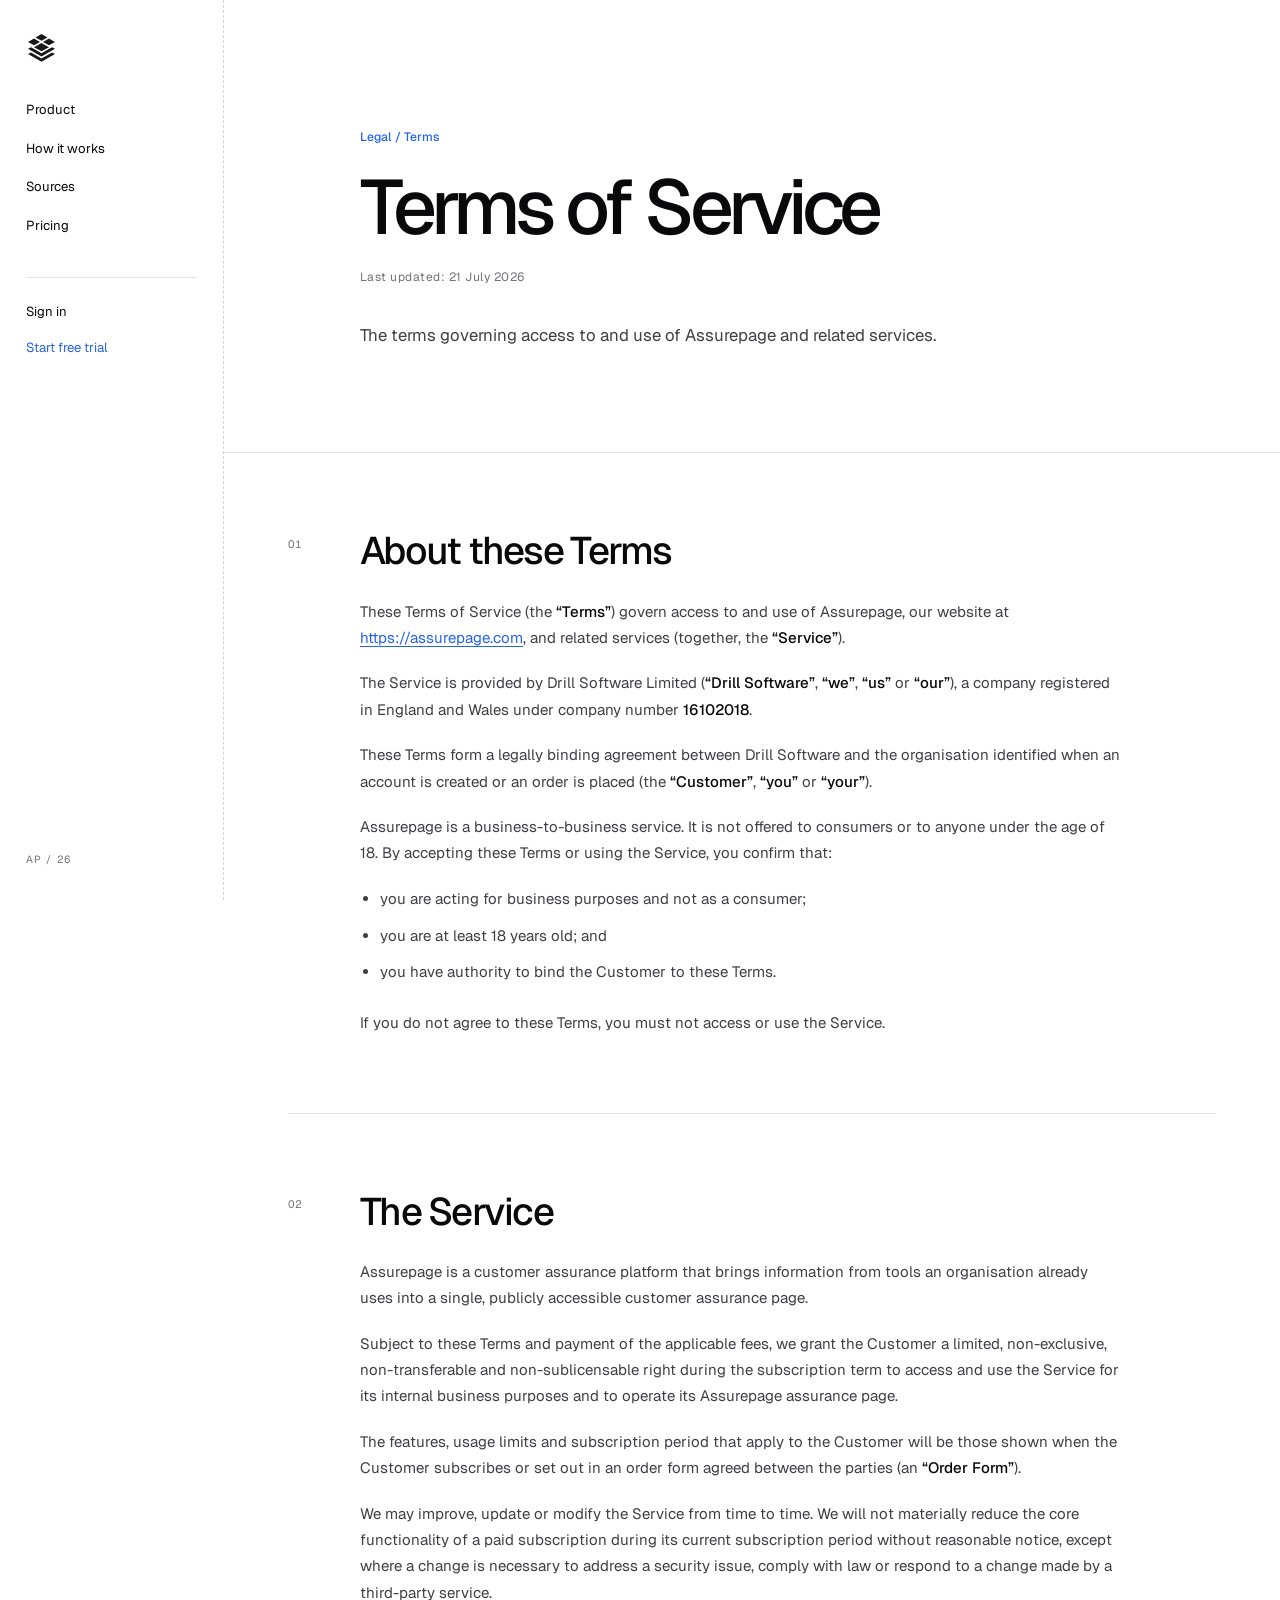
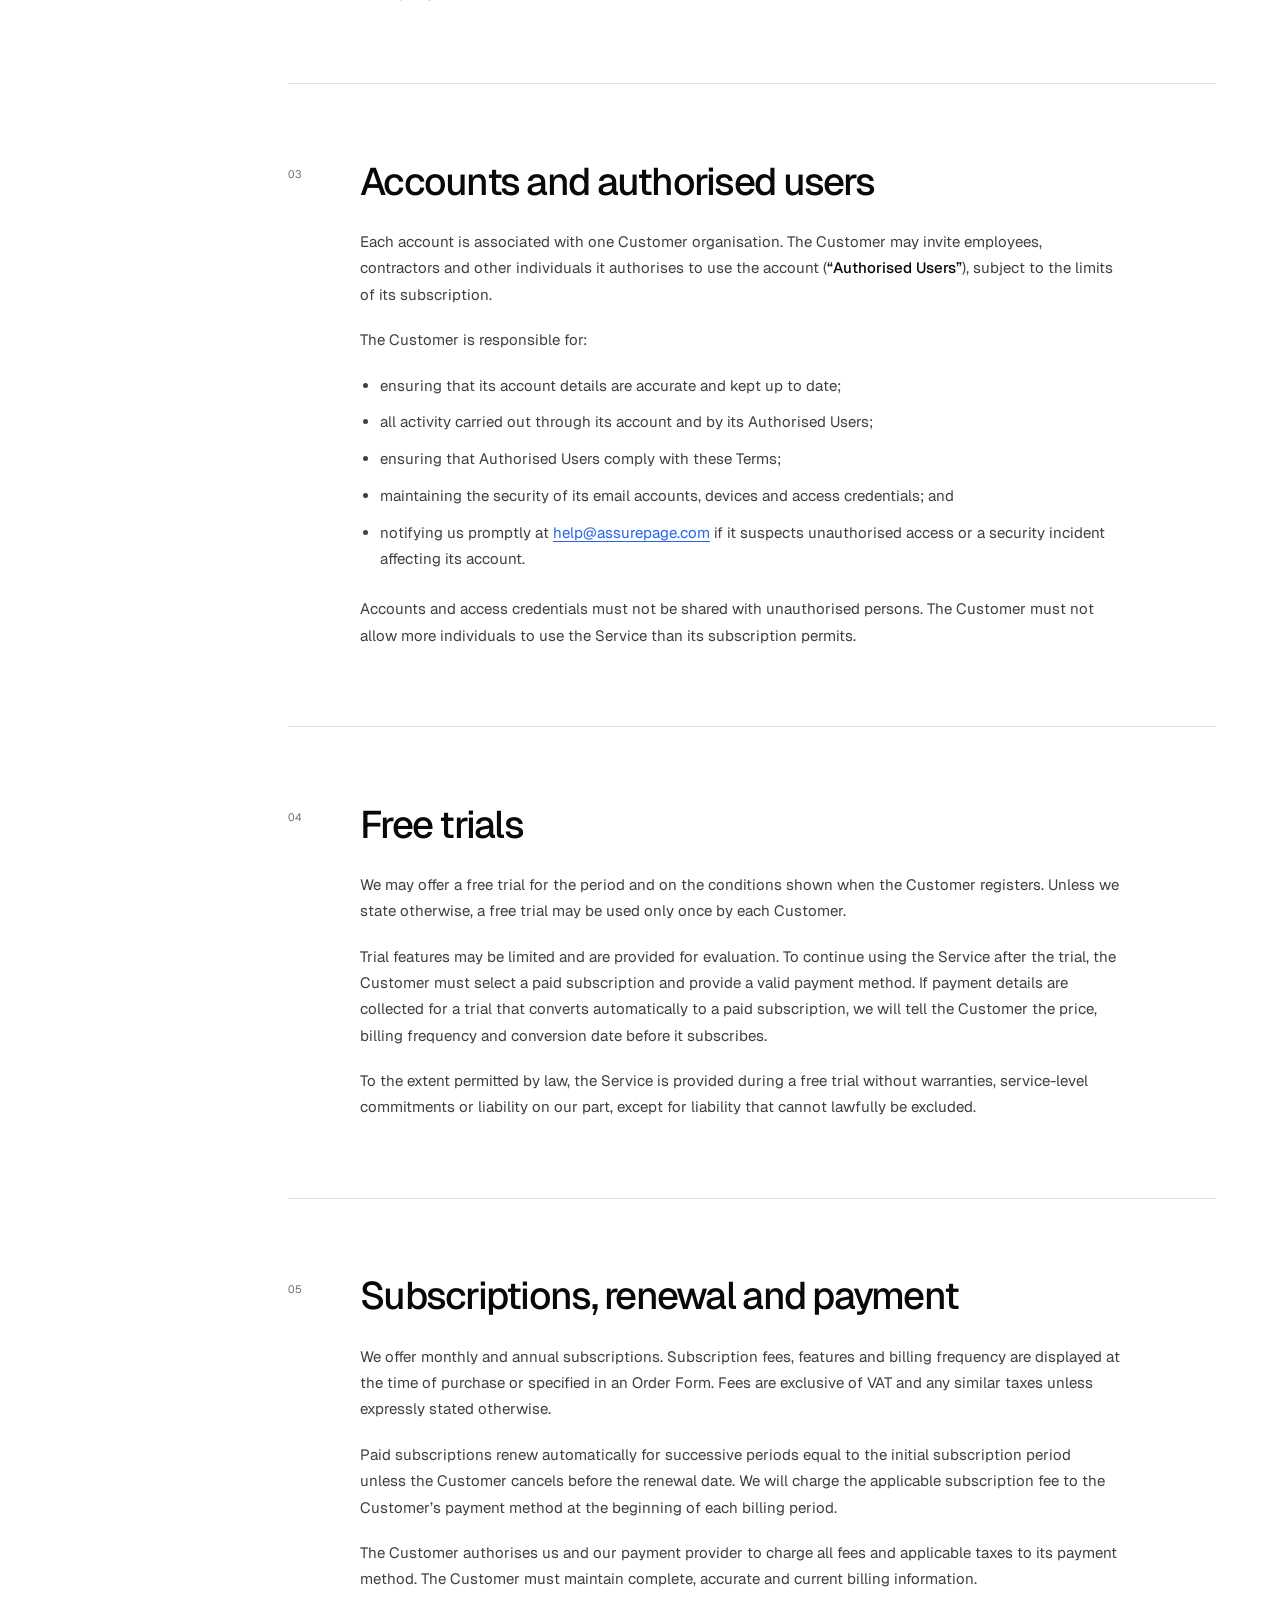
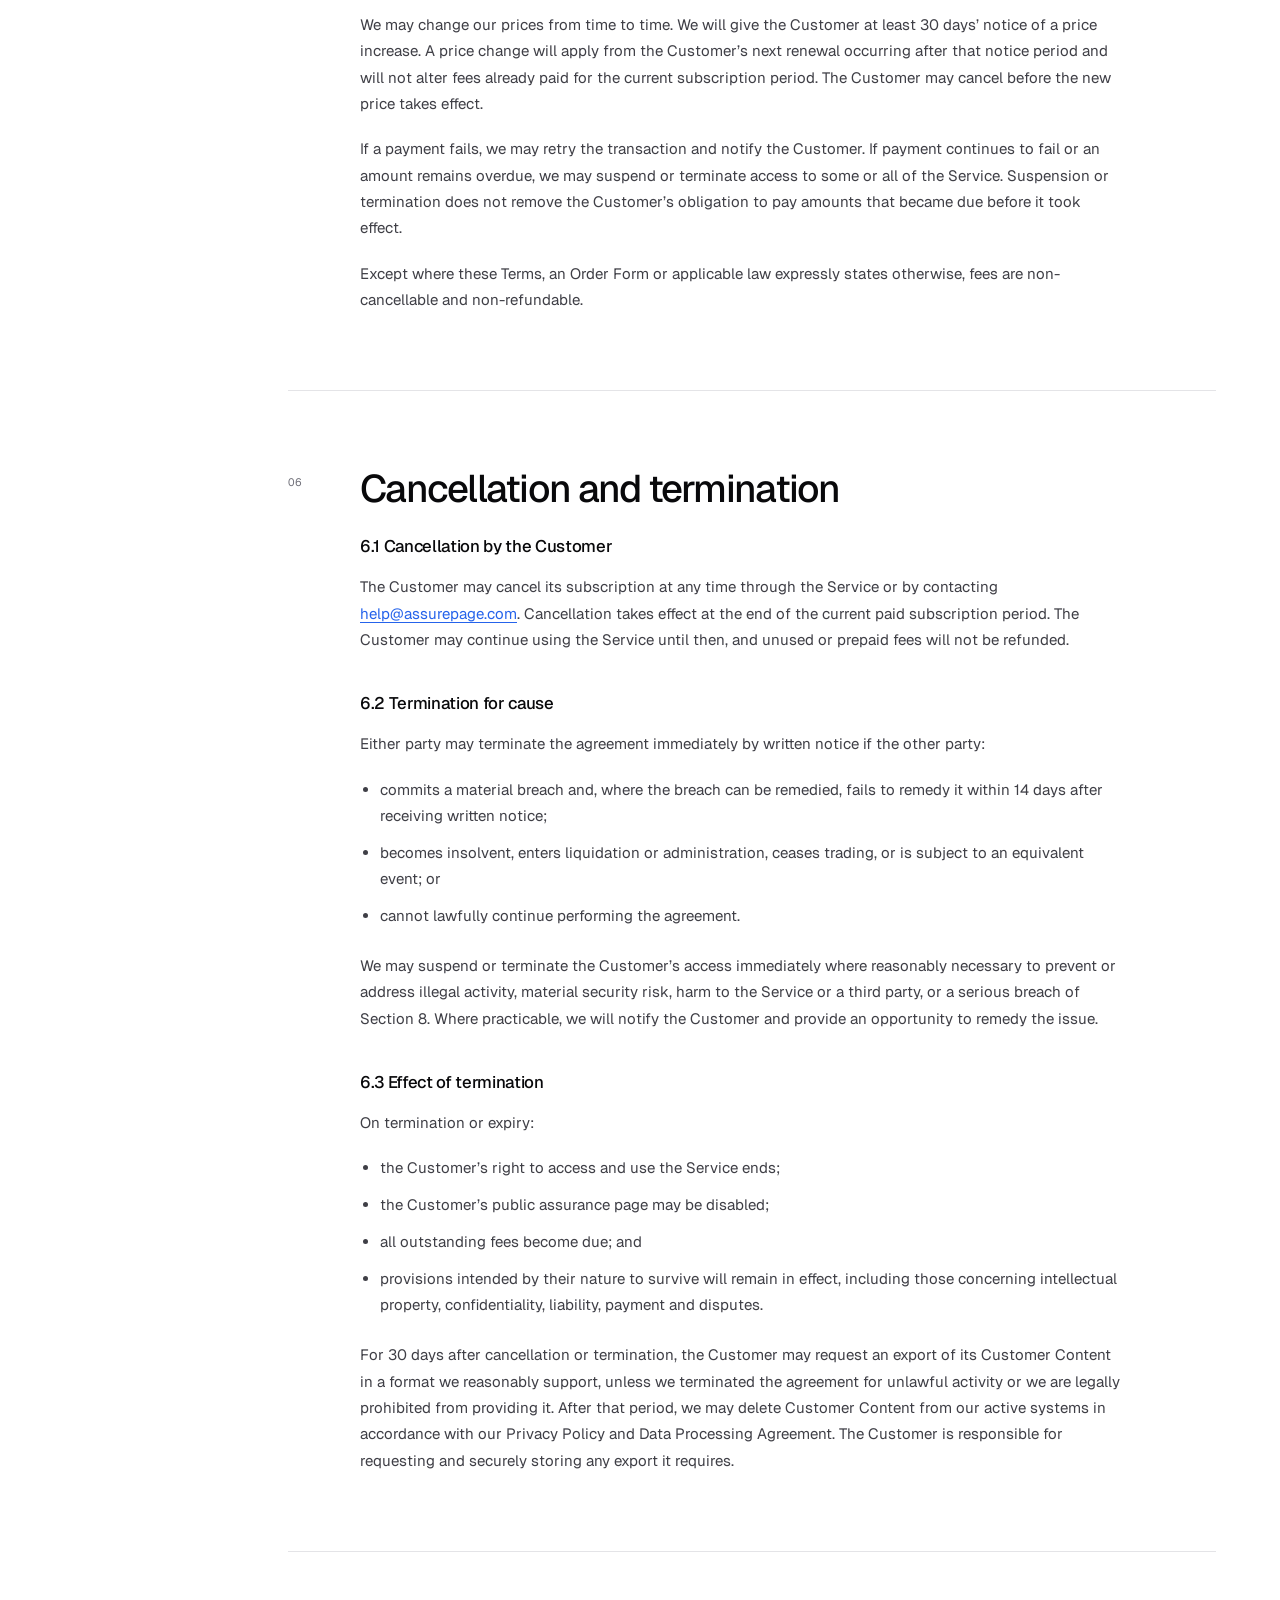
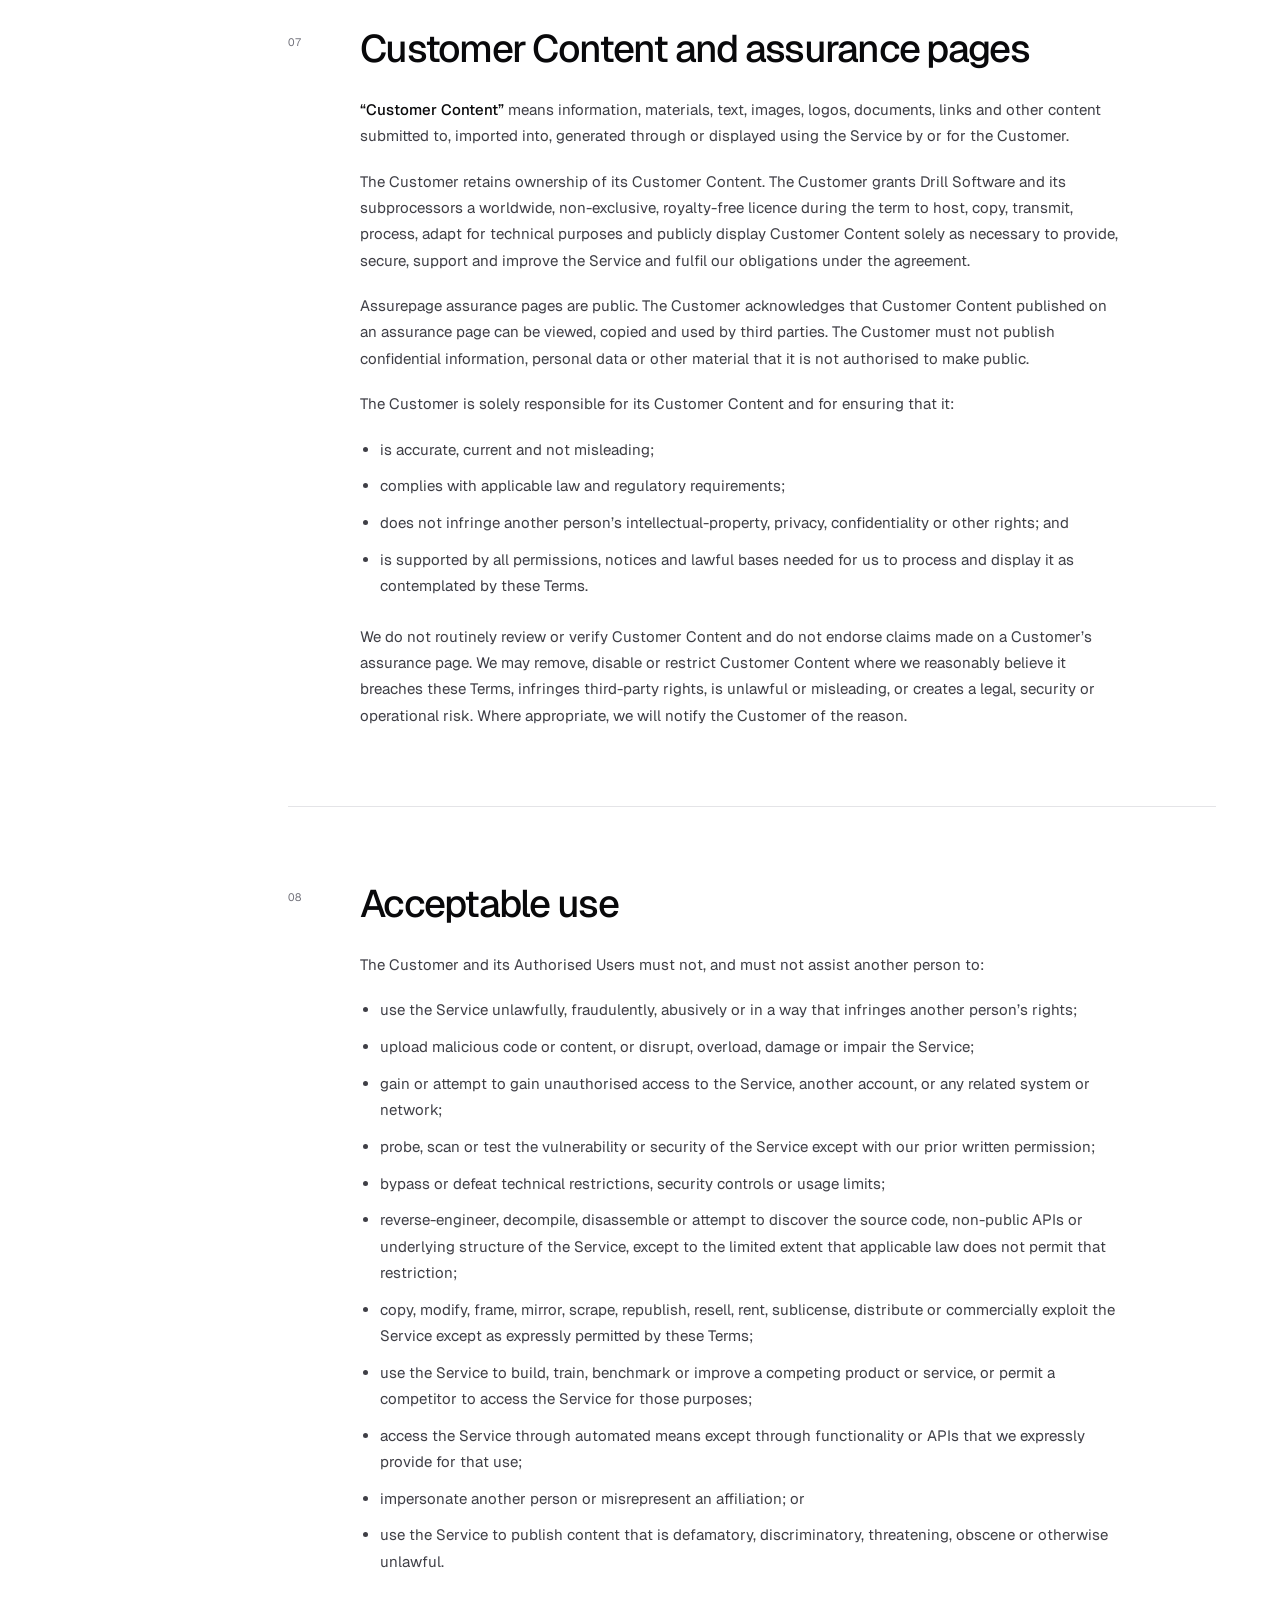
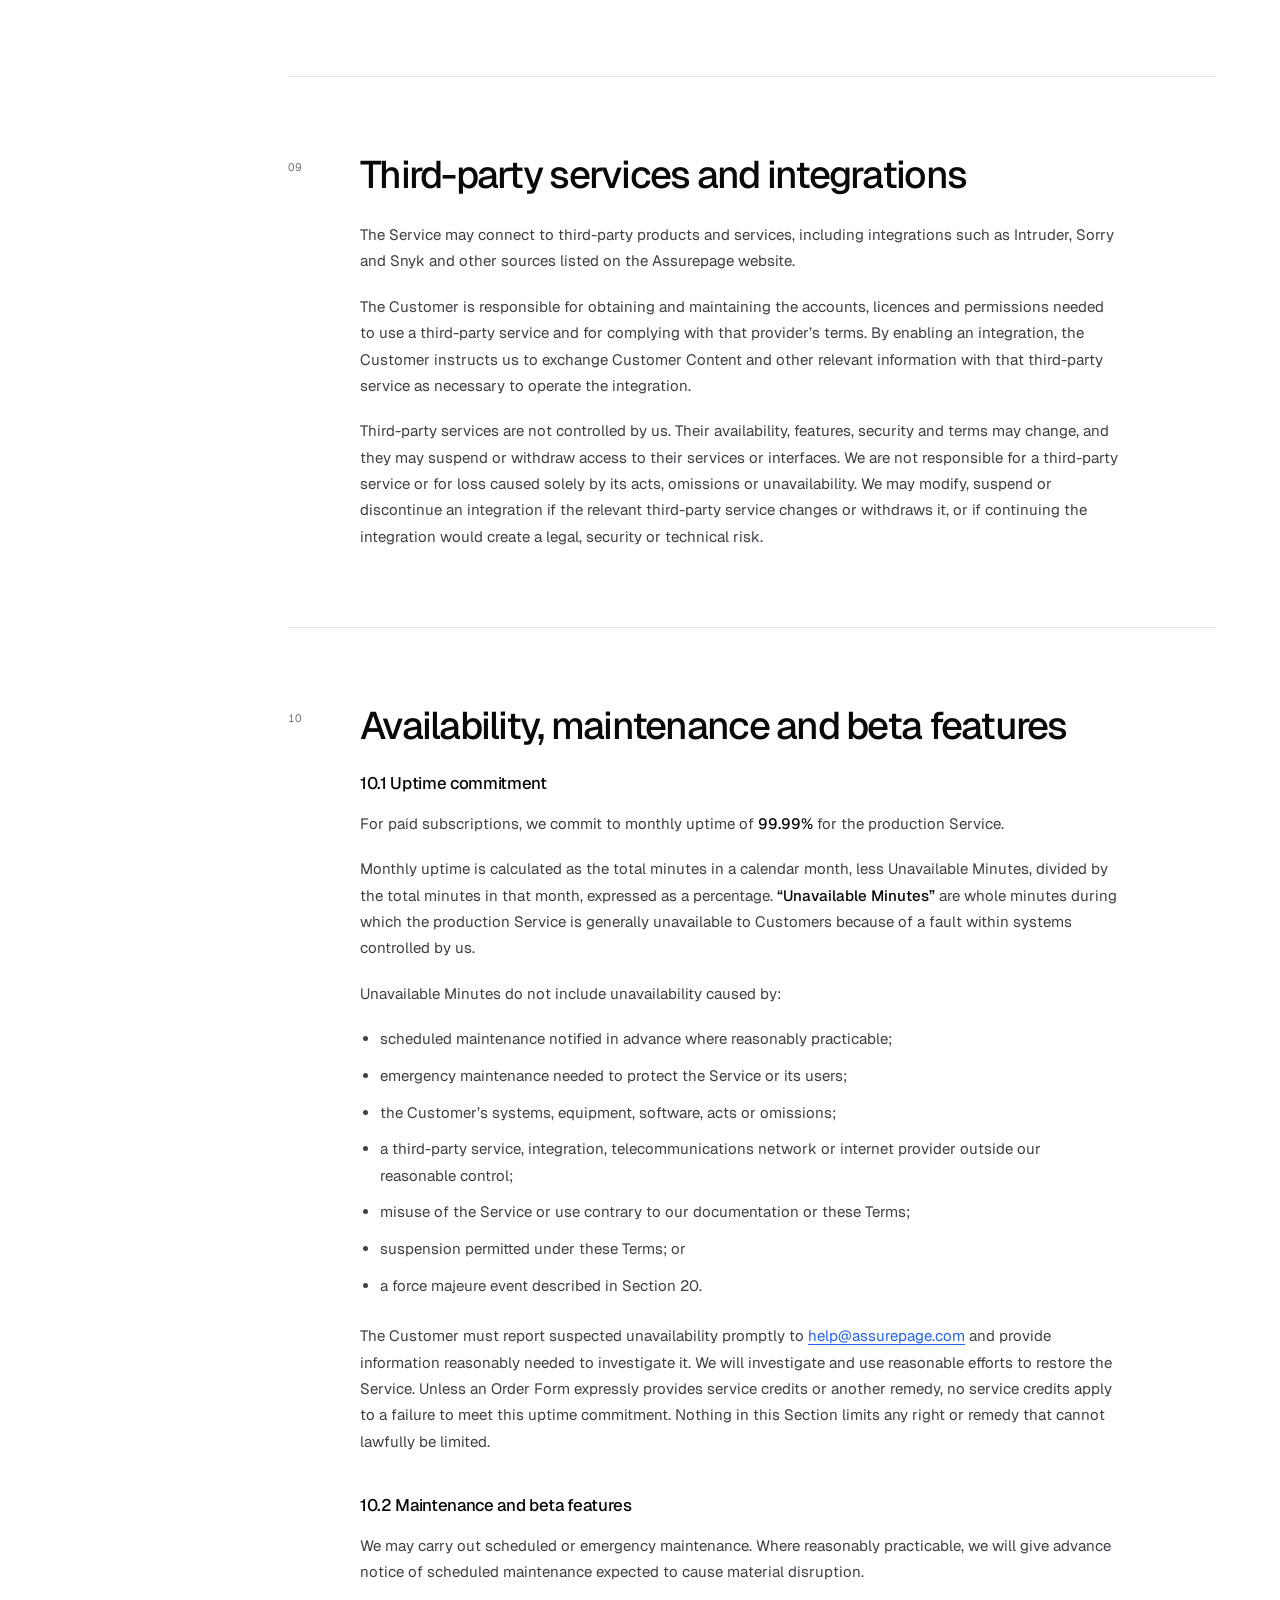
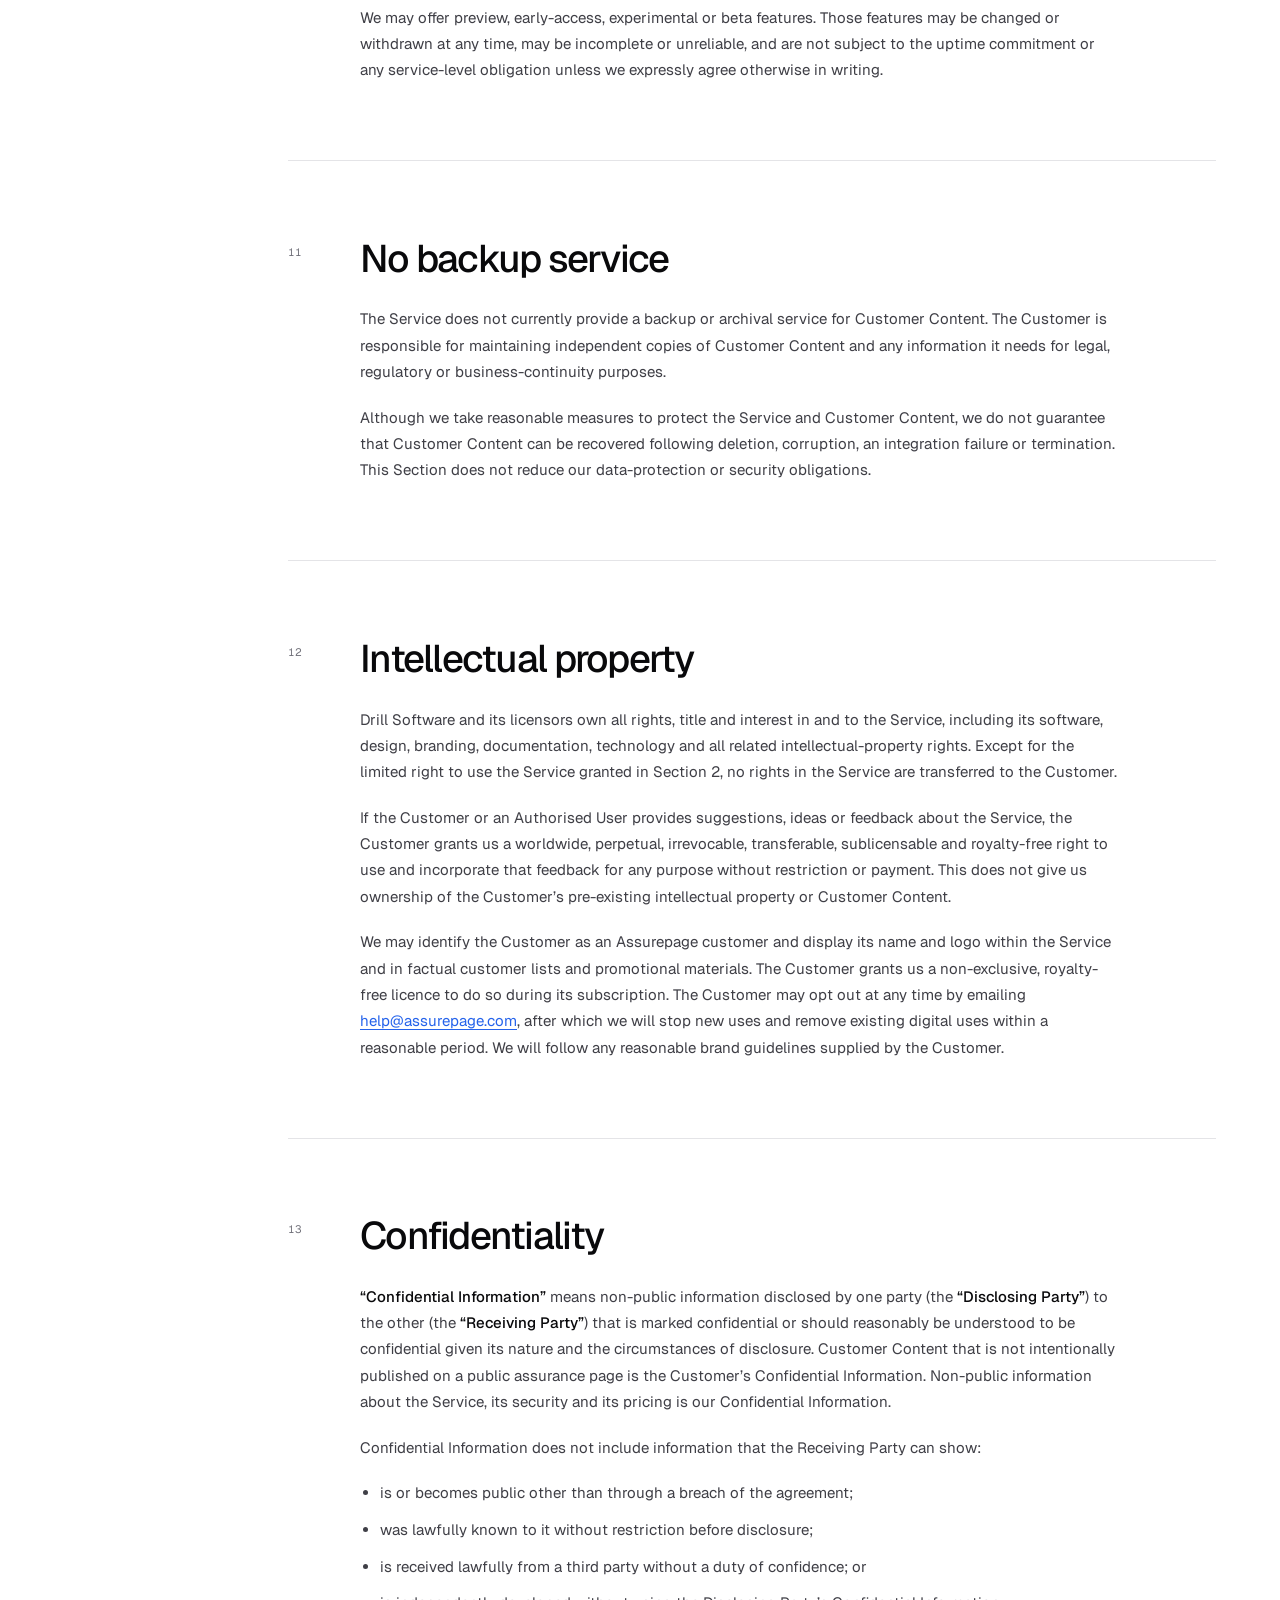
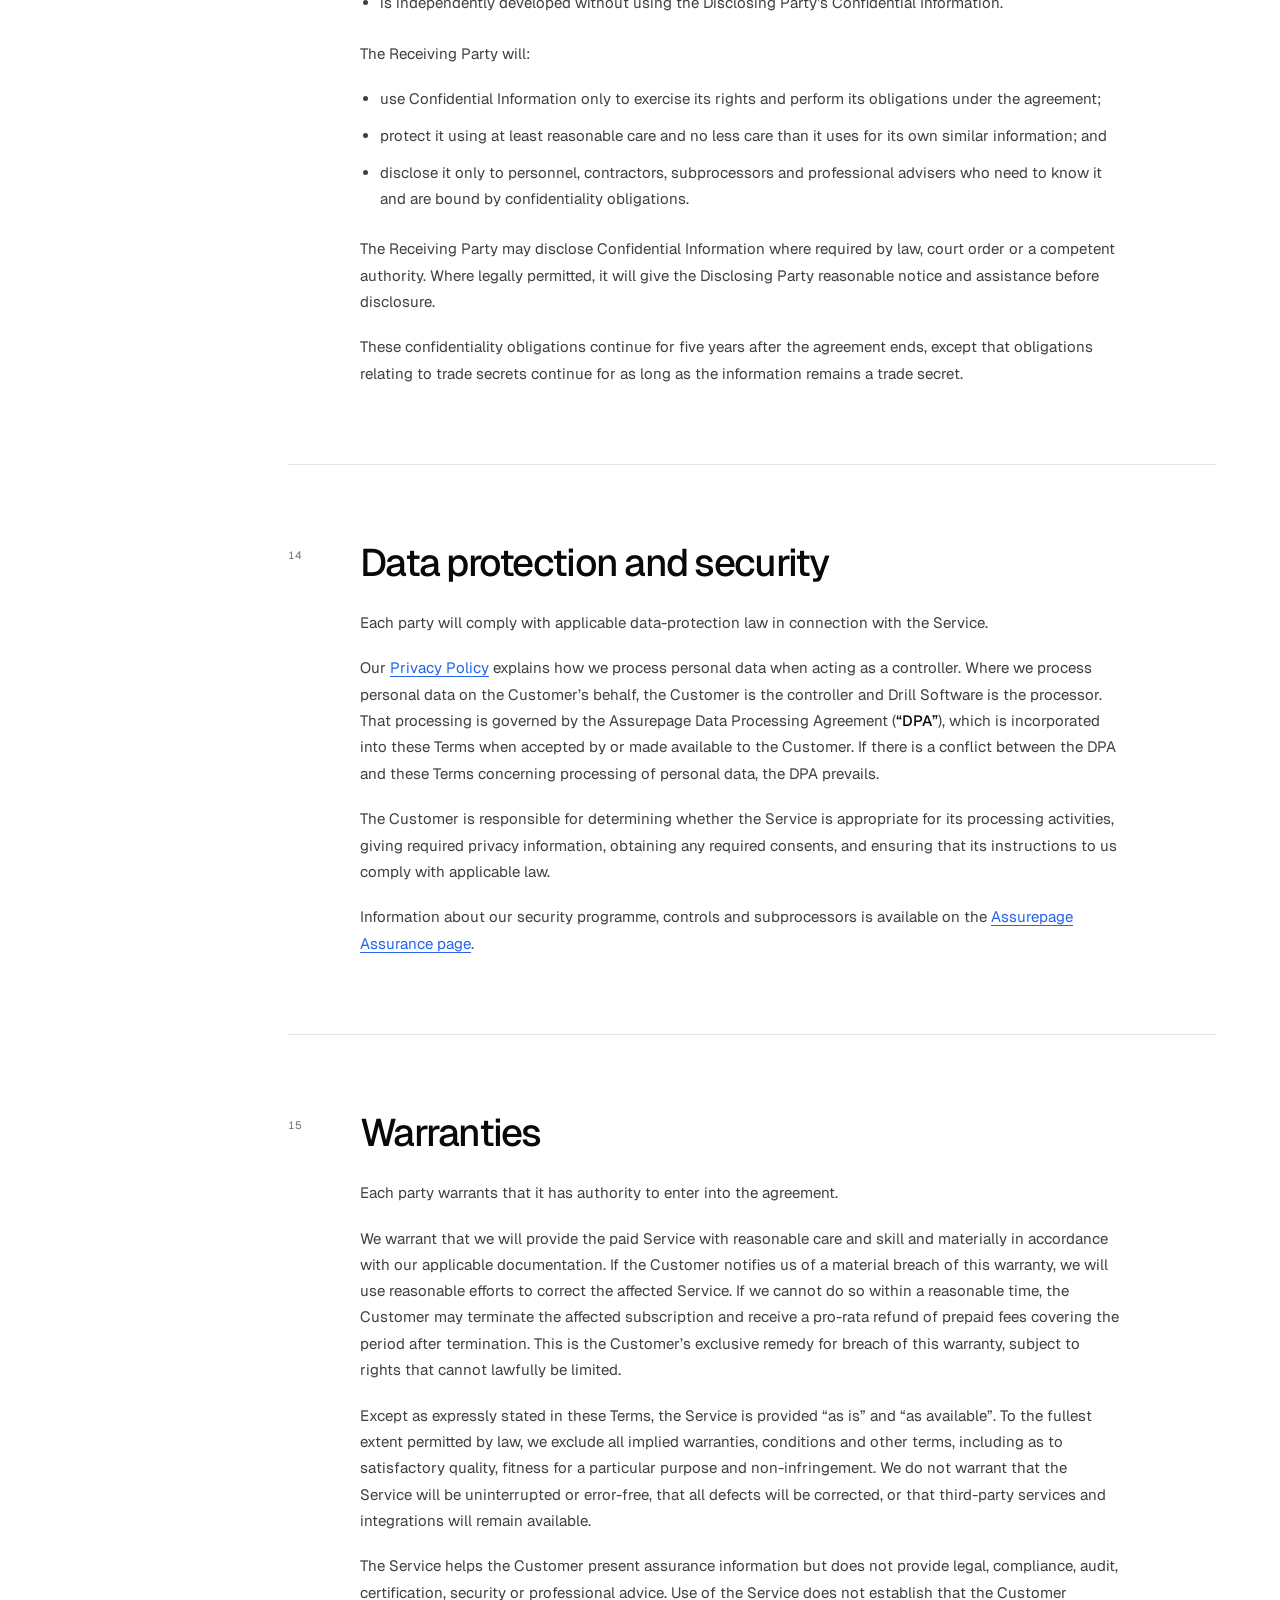
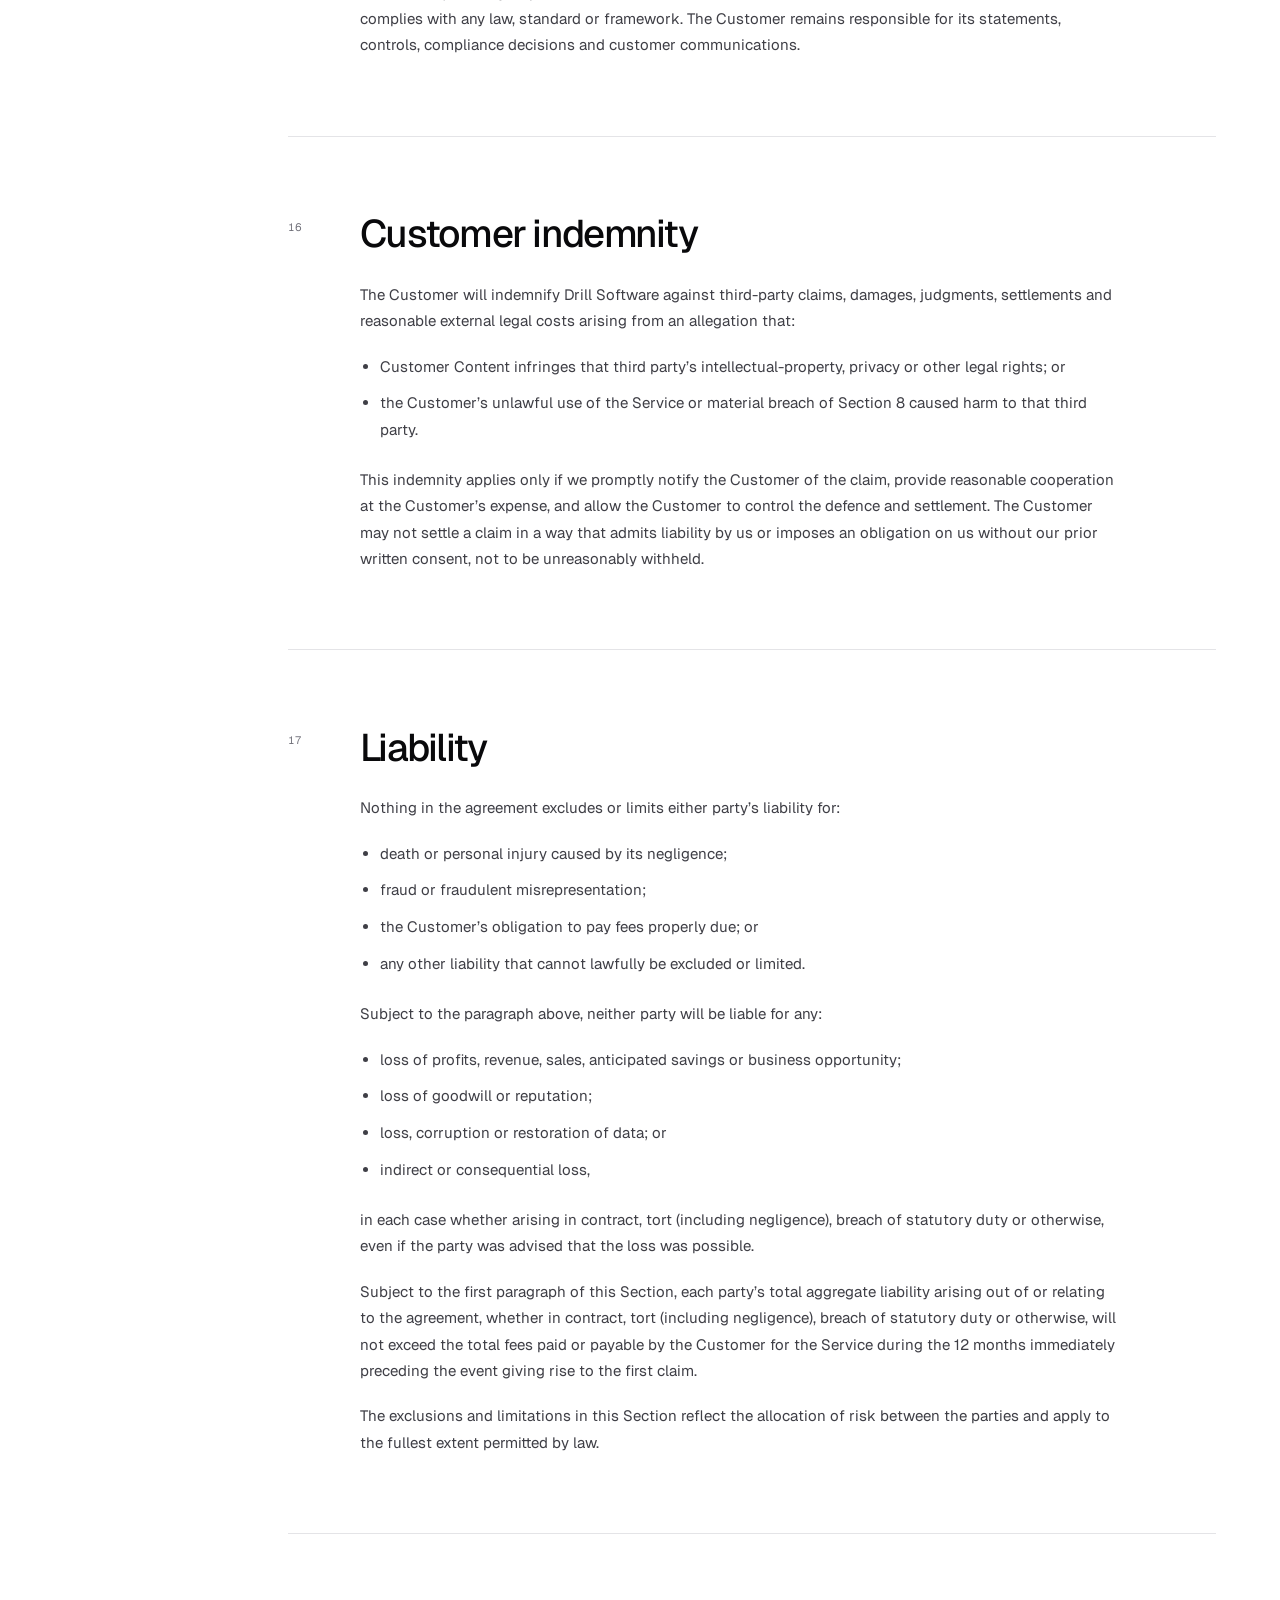
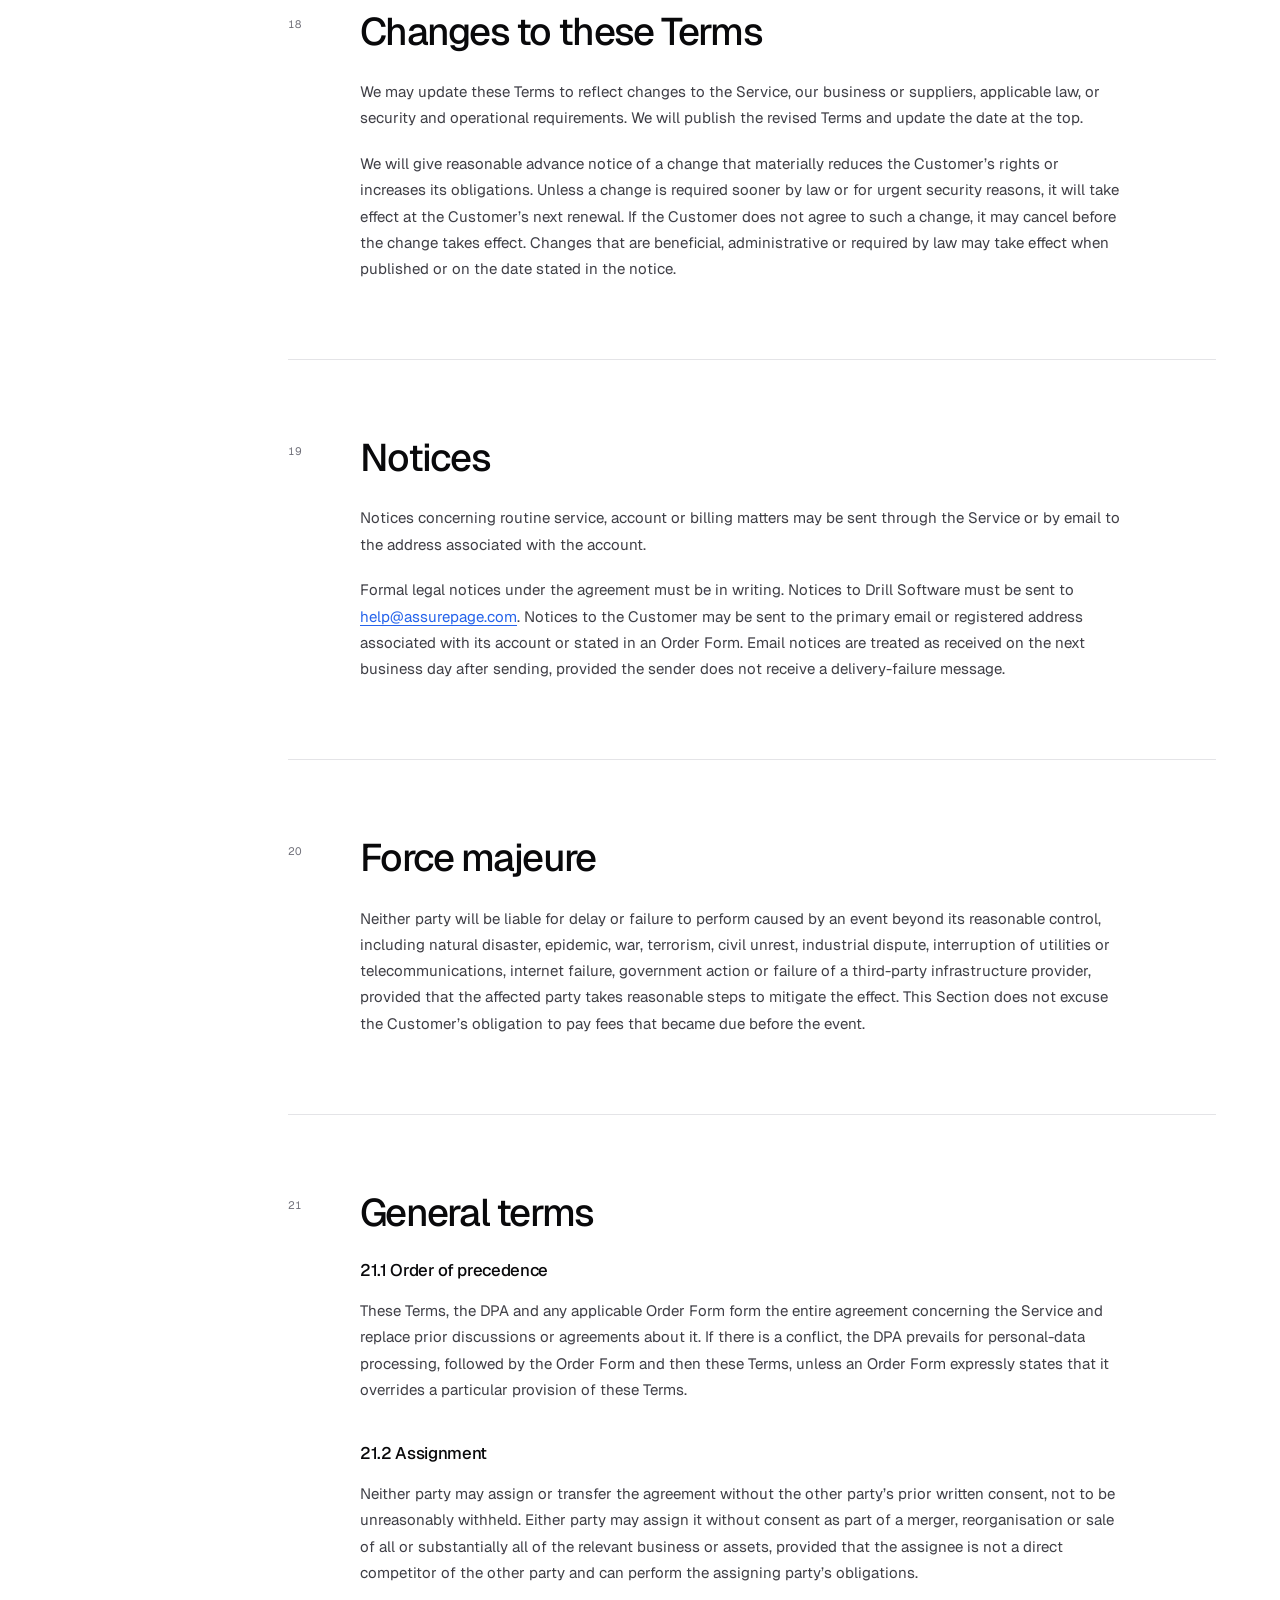
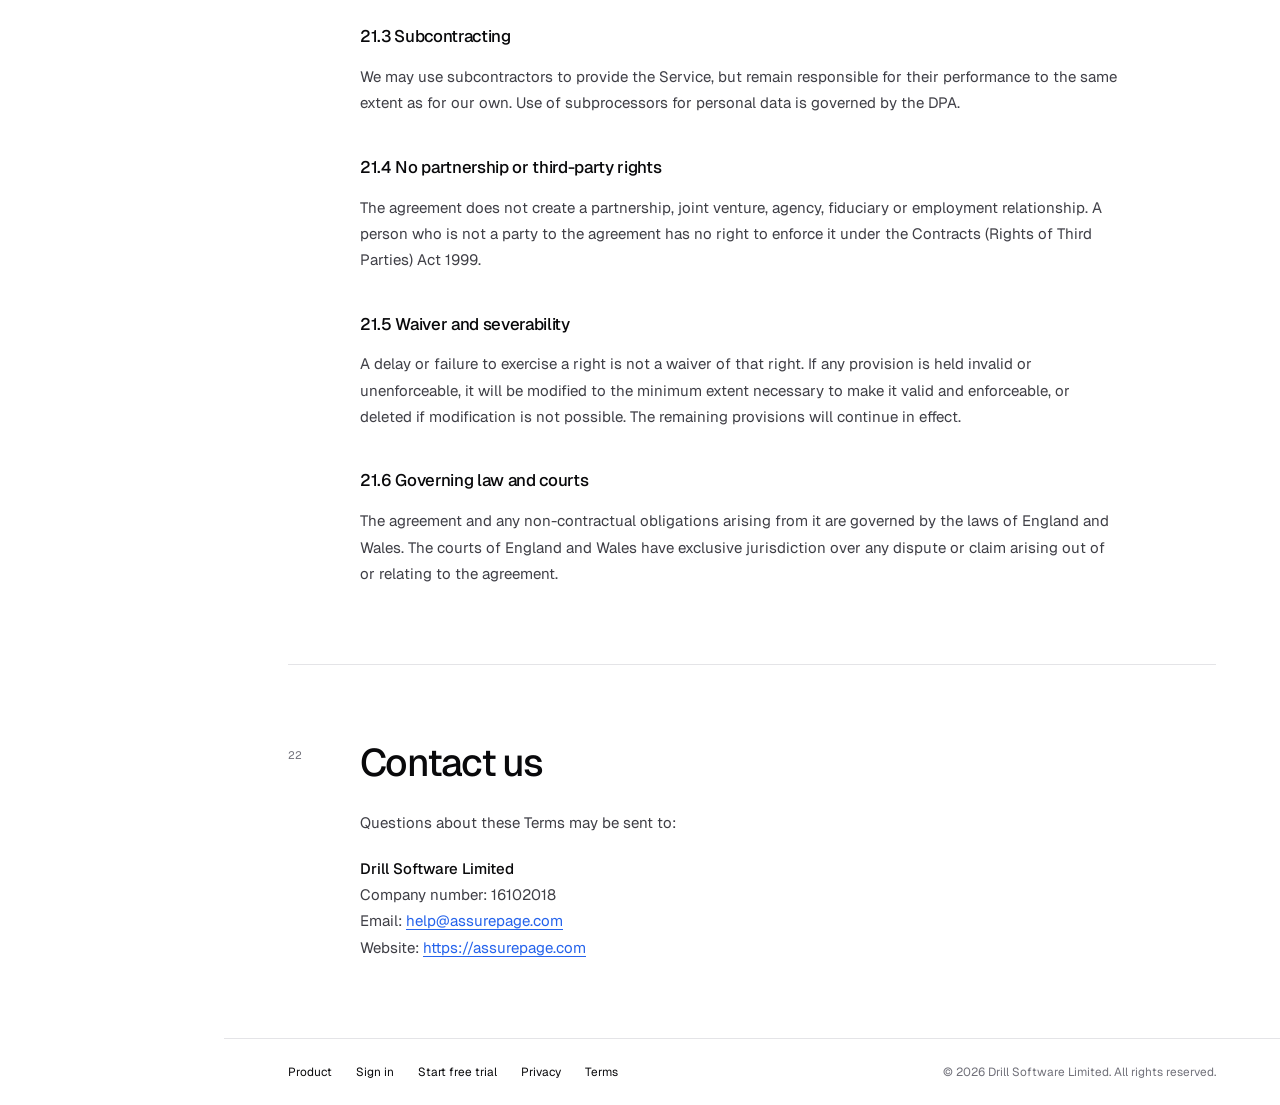
<file: terms/index.html>
<!doctype html>
<html lang="en-GB">
<head>
  <meta charset="utf-8"><meta name="viewport" content="width=device-width, initial-scale=1">
  <title>Terms of Service — Assurepage</title>
  <meta name="description" content="The terms governing access to and use of Assurepage and related services.">
  <link rel="canonical" href="https://assurepage.com/terms"><meta name="robots" content="index, follow"><meta name="theme-color" content="#ffffff">
  <link rel="icon" href="/images/favicon.svg" type="image/svg+xml"><link rel="manifest" href="/site.webmanifest">
  <link rel="preconnect" href="https://fonts.bunny.net"><link rel="stylesheet" href="https://fonts.bunny.net/css?family=geist:400,500,600&display=swap">
  <link rel="stylesheet" href="/styles.css"><script src="/script.js" defer></script>
  <script>
    (function (w){if (typeof w.Fernand !== "function") {var f = function () {f.q[arguments[0] == 'set' ? 'unshift' : 'push'](arguments);};f.q = [];w.Fernand = f;}})(window);
    Fernand('init', { appId: 'assurepage' })
  </script>
  <script async src="https://messenger.getfernand.com/client.js"></script>
</head>
<body class="legal-page">
  <a class="skip" href="#main">Skip to content</a>
  <aside class="rail" aria-label="Primary navigation"><a class="brand" href="/" aria-label="Assurepage home"><img src="/images/favicon.svg" alt=""></a><div class="rail-links"><nav><a href="/#product">Product</a><a href="/#how-it-works">How it works</a><a href="/#sources">Sources</a><a href="/#pricing">Pricing</a></nav><div class="rail-account"><a href="https://app.assurepage.com/login">Sign in</a><a class="blue-link" href="https://app.assurepage.com/signup">Start free trial</a></div></div><span class="rail-mark">AP / 26</span></aside>
  <header class="mobile-header"><a class="brand" href="/" aria-label="Assurepage home"><img src="/images/favicon.svg" alt=""></a><button class="menu-button" type="button" aria-expanded="false" aria-controls="mobile-menu">Menu <i aria-hidden="true"></i></button><nav id="mobile-menu"><a href="/#product">Product</a><a href="/#how-it-works">How it works</a><a href="/#sources">Sources</a><a href="/#pricing">Pricing</a><a href="https://app.assurepage.com/login">Sign in</a><a href="https://app.assurepage.com/signup">Start free trial</a></nav></header>

  <main id="main" class="policy-main">
    <header class="policy-hero"><p class="eyebrow">Legal / Terms</p><h1>Terms of Service</h1><p class="policy-updated">Last updated: 21 July 2026</p><p class="lede">The terms governing access to and use of Assurepage and related services.</p></header>
    <div class="policy-body">
      <section class="policy-section"><span>01</span><div><h2>About these Terms</h2><p>These Terms of Service (the <strong>“Terms”</strong>) govern access to and use of Assurepage, our website at <a href="https://assurepage.com">https://assurepage.com</a>, and related services (together, the <strong>“Service”</strong>).</p><p>The Service is provided by Drill Software Limited (<strong>“Drill Software”</strong>, <strong>“we”</strong>, <strong>“us”</strong> or <strong>“our”</strong>), a company registered in England and Wales under company number <strong>16102018</strong>.</p><p>These Terms form a legally binding agreement between Drill Software and the organisation identified when an account is created or an order is placed (the <strong>“Customer”</strong>, <strong>“you”</strong> or <strong>“your”</strong>).</p><p>Assurepage is a business-to-business service. It is not offered to consumers or to anyone under the age of 18. By accepting these Terms or using the Service, you confirm that:</p><ul><li>you are acting for business purposes and not as a consumer;</li><li>you are at least 18 years old; and</li><li>you have authority to bind the Customer to these Terms.</li></ul><p>If you do not agree to these Terms, you must not access or use the Service.</p></div></section>

      <section class="policy-section"><span>02</span><div><h2>The Service</h2><p>Assurepage is a customer assurance platform that brings information from tools an organisation already uses into a single, publicly accessible customer assurance page.</p><p>Subject to these Terms and payment of the applicable fees, we grant the Customer a limited, non-exclusive, non-transferable and non-sublicensable right during the subscription term to access and use the Service for its internal business purposes and to operate its Assurepage assurance page.</p><p>The features, usage limits and subscription period that apply to the Customer will be those shown when the Customer subscribes or set out in an order form agreed between the parties (an <strong>“Order Form”</strong>).</p><p>We may improve, update or modify the Service from time to time. We will not materially reduce the core functionality of a paid subscription during its current subscription period without reasonable notice, except where a change is necessary to address a security issue, comply with law or respond to a change made by a third-party service.</p></div></section>

      <section class="policy-section"><span>03</span><div><h2>Accounts and authorised users</h2><p>Each account is associated with one Customer organisation. The Customer may invite employees, contractors and other individuals it authorises to use the account (<strong>“Authorised Users”</strong>), subject to the limits of its subscription.</p><p>The Customer is responsible for:</p><ul><li>ensuring that its account details are accurate and kept up to date;</li><li>all activity carried out through its account and by its Authorised Users;</li><li>ensuring that Authorised Users comply with these Terms;</li><li>maintaining the security of its email accounts, devices and access credentials; and</li><li>notifying us promptly at <a href="mailto:help@assurepage.com">help@assurepage.com</a> if it suspects unauthorised access or a security incident affecting its account.</li></ul><p>Accounts and access credentials must not be shared with unauthorised persons. The Customer must not allow more individuals to use the Service than its subscription permits.</p></div></section>

      <section class="policy-section"><span>04</span><div><h2>Free trials</h2><p>We may offer a free trial for the period and on the conditions shown when the Customer registers. Unless we state otherwise, a free trial may be used only once by each Customer.</p><p>Trial features may be limited and are provided for evaluation. To continue using the Service after the trial, the Customer must select a paid subscription and provide a valid payment method. If payment details are collected for a trial that converts automatically to a paid subscription, we will tell the Customer the price, billing frequency and conversion date before it subscribes.</p><p>To the extent permitted by law, the Service is provided during a free trial without warranties, service-level commitments or liability on our part, except for liability that cannot lawfully be excluded.</p></div></section>

      <section class="policy-section"><span>05</span><div><h2>Subscriptions, renewal and payment</h2><p>We offer monthly and annual subscriptions. Subscription fees, features and billing frequency are displayed at the time of purchase or specified in an Order Form. Fees are exclusive of VAT and any similar taxes unless expressly stated otherwise.</p><p>Paid subscriptions renew automatically for successive periods equal to the initial subscription period unless the Customer cancels before the renewal date. We will charge the applicable subscription fee to the Customer’s payment method at the beginning of each billing period.</p><p>The Customer authorises us and our payment provider to charge all fees and applicable taxes to its payment method. The Customer must maintain complete, accurate and current billing information.</p><p>We may change our prices from time to time. We will give the Customer at least 30 days’ notice of a price increase. A price change will apply from the Customer’s next renewal occurring after that notice period and will not alter fees already paid for the current subscription period. The Customer may cancel before the new price takes effect.</p><p>If a payment fails, we may retry the transaction and notify the Customer. If payment continues to fail or an amount remains overdue, we may suspend or terminate access to some or all of the Service. Suspension or termination does not remove the Customer’s obligation to pay amounts that became due before it took effect.</p><p>Except where these Terms, an Order Form or applicable law expressly states otherwise, fees are non-cancellable and non-refundable.</p></div></section>

      <section class="policy-section"><span>06</span><div><h2>Cancellation and termination</h2><h3>6.1 Cancellation by the Customer</h3><p>The Customer may cancel its subscription at any time through the Service or by contacting <a href="mailto:help@assurepage.com">help@assurepage.com</a>. Cancellation takes effect at the end of the current paid subscription period. The Customer may continue using the Service until then, and unused or prepaid fees will not be refunded.</p><h3>6.2 Termination for cause</h3><p>Either party may terminate the agreement immediately by written notice if the other party:</p><ul><li>commits a material breach and, where the breach can be remedied, fails to remedy it within 14 days after receiving written notice;</li><li>becomes insolvent, enters liquidation or administration, ceases trading, or is subject to an equivalent event; or</li><li>cannot lawfully continue performing the agreement.</li></ul><p>We may suspend or terminate the Customer’s access immediately where reasonably necessary to prevent or address illegal activity, material security risk, harm to the Service or a third party, or a serious breach of Section 8. Where practicable, we will notify the Customer and provide an opportunity to remedy the issue.</p><h3>6.3 Effect of termination</h3><p>On termination or expiry:</p><ul><li>the Customer’s right to access and use the Service ends;</li><li>the Customer’s public assurance page may be disabled;</li><li>all outstanding fees become due; and</li><li>provisions intended by their nature to survive will remain in effect, including those concerning intellectual property, confidentiality, liability, payment and disputes.</li></ul><p>For 30 days after cancellation or termination, the Customer may request an export of its Customer Content in a format we reasonably support, unless we terminated the agreement for unlawful activity or we are legally prohibited from providing it. After that period, we may delete Customer Content from our active systems in accordance with our Privacy Policy and Data Processing Agreement. The Customer is responsible for requesting and securely storing any export it requires.</p></div></section>

      <section class="policy-section"><span>07</span><div><h2>Customer Content and assurance pages</h2><p><strong>“Customer Content”</strong> means information, materials, text, images, logos, documents, links and other content submitted to, imported into, generated through or displayed using the Service by or for the Customer.</p><p>The Customer retains ownership of its Customer Content. The Customer grants Drill Software and its subprocessors a worldwide, non-exclusive, royalty-free licence during the term to host, copy, transmit, process, adapt for technical purposes and publicly display Customer Content solely as necessary to provide, secure, support and improve the Service and fulfil our obligations under the agreement.</p><p>Assurepage assurance pages are public. The Customer acknowledges that Customer Content published on an assurance page can be viewed, copied and used by third parties. The Customer must not publish confidential information, personal data or other material that it is not authorised to make public.</p><p>The Customer is solely responsible for its Customer Content and for ensuring that it:</p><ul><li>is accurate, current and not misleading;</li><li>complies with applicable law and regulatory requirements;</li><li>does not infringe another person’s intellectual-property, privacy, confidentiality or other rights; and</li><li>is supported by all permissions, notices and lawful bases needed for us to process and display it as contemplated by these Terms.</li></ul><p>We do not routinely review or verify Customer Content and do not endorse claims made on a Customer’s assurance page. We may remove, disable or restrict Customer Content where we reasonably believe it breaches these Terms, infringes third-party rights, is unlawful or misleading, or creates a legal, security or operational risk. Where appropriate, we will notify the Customer of the reason.</p></div></section>

      <section class="policy-section"><span>08</span><div><h2>Acceptable use</h2><p>The Customer and its Authorised Users must not, and must not assist another person to:</p><ul><li>use the Service unlawfully, fraudulently, abusively or in a way that infringes another person’s rights;</li><li>upload malicious code or content, or disrupt, overload, damage or impair the Service;</li><li>gain or attempt to gain unauthorised access to the Service, another account, or any related system or network;</li><li>probe, scan or test the vulnerability or security of the Service except with our prior written permission;</li><li>bypass or defeat technical restrictions, security controls or usage limits;</li><li>reverse-engineer, decompile, disassemble or attempt to discover the source code, non-public APIs or underlying structure of the Service, except to the limited extent that applicable law does not permit that restriction;</li><li>copy, modify, frame, mirror, scrape, republish, resell, rent, sublicense, distribute or commercially exploit the Service except as expressly permitted by these Terms;</li><li>use the Service to build, train, benchmark or improve a competing product or service, or permit a competitor to access the Service for those purposes;</li><li>access the Service through automated means except through functionality or APIs that we expressly provide for that use;</li><li>impersonate another person or misrepresent an affiliation; or</li><li>use the Service to publish content that is defamatory, discriminatory, threatening, obscene or otherwise unlawful.</li></ul></div></section>

      <section class="policy-section"><span>09</span><div><h2>Third-party services and integrations</h2><p>The Service may connect to third-party products and services, including integrations such as Intruder, Sorry and Snyk and other sources listed on the Assurepage website.</p><p>The Customer is responsible for obtaining and maintaining the accounts, licences and permissions needed to use a third-party service and for complying with that provider’s terms. By enabling an integration, the Customer instructs us to exchange Customer Content and other relevant information with that third-party service as necessary to operate the integration.</p><p>Third-party services are not controlled by us. Their availability, features, security and terms may change, and they may suspend or withdraw access to their services or interfaces. We are not responsible for a third-party service or for loss caused solely by its acts, omissions or unavailability. We may modify, suspend or discontinue an integration if the relevant third-party service changes or withdraws it, or if continuing the integration would create a legal, security or technical risk.</p></div></section>

      <section class="policy-section"><span>10</span><div><h2>Availability, maintenance and beta features</h2><h3>10.1 Uptime commitment</h3><p>For paid subscriptions, we commit to monthly uptime of <strong>99.99%</strong> for the production Service.</p><p>Monthly uptime is calculated as the total minutes in a calendar month, less Unavailable Minutes, divided by the total minutes in that month, expressed as a percentage. <strong>“Unavailable Minutes”</strong> are whole minutes during which the production Service is generally unavailable to Customers because of a fault within systems controlled by us.</p><p>Unavailable Minutes do not include unavailability caused by:</p><ul><li>scheduled maintenance notified in advance where reasonably practicable;</li><li>emergency maintenance needed to protect the Service or its users;</li><li>the Customer’s systems, equipment, software, acts or omissions;</li><li>a third-party service, integration, telecommunications network or internet provider outside our reasonable control;</li><li>misuse of the Service or use contrary to our documentation or these Terms;</li><li>suspension permitted under these Terms; or</li><li>a force majeure event described in Section 20.</li></ul><p>The Customer must report suspected unavailability promptly to <a href="mailto:help@assurepage.com">help@assurepage.com</a> and provide information reasonably needed to investigate it. We will investigate and use reasonable efforts to restore the Service. Unless an Order Form expressly provides service credits or another remedy, no service credits apply to a failure to meet this uptime commitment. Nothing in this Section limits any right or remedy that cannot lawfully be limited.</p><h3>10.2 Maintenance and beta features</h3><p>We may carry out scheduled or emergency maintenance. Where reasonably practicable, we will give advance notice of scheduled maintenance expected to cause material disruption.</p><p>We may offer preview, early-access, experimental or beta features. Those features may be changed or withdrawn at any time, may be incomplete or unreliable, and are not subject to the uptime commitment or any service-level obligation unless we expressly agree otherwise in writing.</p></div></section>

      <section class="policy-section"><span>11</span><div><h2>No backup service</h2><p>The Service does not currently provide a backup or archival service for Customer Content. The Customer is responsible for maintaining independent copies of Customer Content and any information it needs for legal, regulatory or business-continuity purposes.</p><p>Although we take reasonable measures to protect the Service and Customer Content, we do not guarantee that Customer Content can be recovered following deletion, corruption, an integration failure or termination. This Section does not reduce our data-protection or security obligations.</p></div></section>

      <section class="policy-section"><span>12</span><div><h2>Intellectual property</h2><p>Drill Software and its licensors own all rights, title and interest in and to the Service, including its software, design, branding, documentation, technology and all related intellectual-property rights. Except for the limited right to use the Service granted in Section 2, no rights in the Service are transferred to the Customer.</p><p>If the Customer or an Authorised User provides suggestions, ideas or feedback about the Service, the Customer grants us a worldwide, perpetual, irrevocable, transferable, sublicensable and royalty-free right to use and incorporate that feedback for any purpose without restriction or payment. This does not give us ownership of the Customer’s pre-existing intellectual property or Customer Content.</p><p>We may identify the Customer as an Assurepage customer and display its name and logo within the Service and in factual customer lists and promotional materials. The Customer grants us a non-exclusive, royalty-free licence to do so during its subscription. The Customer may opt out at any time by emailing <a href="mailto:help@assurepage.com">help@assurepage.com</a>, after which we will stop new uses and remove existing digital uses within a reasonable period. We will follow any reasonable brand guidelines supplied by the Customer.</p></div></section>

      <section class="policy-section"><span>13</span><div><h2>Confidentiality</h2><p><strong>“Confidential Information”</strong> means non-public information disclosed by one party (the <strong>“Disclosing Party”</strong>) to the other (the <strong>“Receiving Party”</strong>) that is marked confidential or should reasonably be understood to be confidential given its nature and the circumstances of disclosure. Customer Content that is not intentionally published on a public assurance page is the Customer’s Confidential Information. Non-public information about the Service, its security and its pricing is our Confidential Information.</p><p>Confidential Information does not include information that the Receiving Party can show:</p><ul><li>is or becomes public other than through a breach of the agreement;</li><li>was lawfully known to it without restriction before disclosure;</li><li>is received lawfully from a third party without a duty of confidence; or</li><li>is independently developed without using the Disclosing Party’s Confidential Information.</li></ul><p>The Receiving Party will:</p><ul><li>use Confidential Information only to exercise its rights and perform its obligations under the agreement;</li><li>protect it using at least reasonable care and no less care than it uses for its own similar information; and</li><li>disclose it only to personnel, contractors, subprocessors and professional advisers who need to know it and are bound by confidentiality obligations.</li></ul><p>The Receiving Party may disclose Confidential Information where required by law, court order or a competent authority. Where legally permitted, it will give the Disclosing Party reasonable notice and assistance before disclosure.</p><p>These confidentiality obligations continue for five years after the agreement ends, except that obligations relating to trade secrets continue for as long as the information remains a trade secret.</p></div></section>

      <section class="policy-section"><span>14</span><div><h2>Data protection and security</h2><p>Each party will comply with applicable data-protection law in connection with the Service.</p><p>Our <a href="https://assurepage.com/privacy">Privacy Policy</a> explains how we process personal data when acting as a controller. Where we process personal data on the Customer’s behalf, the Customer is the controller and Drill Software is the processor. That processing is governed by the Assurepage Data Processing Agreement (<strong>“DPA”</strong>), which is incorporated into these Terms when accepted by or made available to the Customer. If there is a conflict between the DPA and these Terms concerning processing of personal data, the DPA prevails.</p><p>The Customer is responsible for determining whether the Service is appropriate for its processing activities, giving required privacy information, obtaining any required consents, and ensuring that its instructions to us comply with applicable law.</p><p>Information about our security programme, controls and subprocessors is available on the <a href="https://assurance.assurepage.com">Assurepage Assurance page</a>.</p></div></section>

      <section class="policy-section"><span>15</span><div><h2>Warranties</h2><p>Each party warrants that it has authority to enter into the agreement.</p><p>We warrant that we will provide the paid Service with reasonable care and skill and materially in accordance with our applicable documentation. If the Customer notifies us of a material breach of this warranty, we will use reasonable efforts to correct the affected Service. If we cannot do so within a reasonable time, the Customer may terminate the affected subscription and receive a pro-rata refund of prepaid fees covering the period after termination. This is the Customer’s exclusive remedy for breach of this warranty, subject to rights that cannot lawfully be limited.</p><p>Except as expressly stated in these Terms, the Service is provided “as is” and “as available”. To the fullest extent permitted by law, we exclude all implied warranties, conditions and other terms, including as to satisfactory quality, fitness for a particular purpose and non-infringement. We do not warrant that the Service will be uninterrupted or error-free, that all defects will be corrected, or that third-party services and integrations will remain available.</p><p>The Service helps the Customer present assurance information but does not provide legal, compliance, audit, certification, security or professional advice. Use of the Service does not establish that the Customer complies with any law, standard or framework. The Customer remains responsible for its statements, controls, compliance decisions and customer communications.</p></div></section>

      <section class="policy-section"><span>16</span><div><h2>Customer indemnity</h2><p>The Customer will indemnify Drill Software against third-party claims, damages, judgments, settlements and reasonable external legal costs arising from an allegation that:</p><ul><li>Customer Content infringes that third party’s intellectual-property, privacy or other legal rights; or</li><li>the Customer’s unlawful use of the Service or material breach of Section 8 caused harm to that third party.</li></ul><p>This indemnity applies only if we promptly notify the Customer of the claim, provide reasonable cooperation at the Customer’s expense, and allow the Customer to control the defence and settlement. The Customer may not settle a claim in a way that admits liability by us or imposes an obligation on us without our prior written consent, not to be unreasonably withheld.</p></div></section>

      <section class="policy-section"><span>17</span><div><h2>Liability</h2><p>Nothing in the agreement excludes or limits either party’s liability for:</p><ul><li>death or personal injury caused by its negligence;</li><li>fraud or fraudulent misrepresentation;</li><li>the Customer’s obligation to pay fees properly due; or</li><li>any other liability that cannot lawfully be excluded or limited.</li></ul><p>Subject to the paragraph above, neither party will be liable for any:</p><ul><li>loss of profits, revenue, sales, anticipated savings or business opportunity;</li><li>loss of goodwill or reputation;</li><li>loss, corruption or restoration of data; or</li><li>indirect or consequential loss,</li></ul><p>in each case whether arising in contract, tort (including negligence), breach of statutory duty or otherwise, even if the party was advised that the loss was possible.</p><p>Subject to the first paragraph of this Section, each party’s total aggregate liability arising out of or relating to the agreement, whether in contract, tort (including negligence), breach of statutory duty or otherwise, will not exceed the total fees paid or payable by the Customer for the Service during the 12 months immediately preceding the event giving rise to the first claim.</p><p>The exclusions and limitations in this Section reflect the allocation of risk between the parties and apply to the fullest extent permitted by law.</p></div></section>

      <section class="policy-section"><span>18</span><div><h2>Changes to these Terms</h2><p>We may update these Terms to reflect changes to the Service, our business or suppliers, applicable law, or security and operational requirements. We will publish the revised Terms and update the date at the top.</p><p>We will give reasonable advance notice of a change that materially reduces the Customer’s rights or increases its obligations. Unless a change is required sooner by law or for urgent security reasons, it will take effect at the Customer’s next renewal. If the Customer does not agree to such a change, it may cancel before the change takes effect. Changes that are beneficial, administrative or required by law may take effect when published or on the date stated in the notice.</p></div></section>

      <section class="policy-section"><span>19</span><div><h2>Notices</h2><p>Notices concerning routine service, account or billing matters may be sent through the Service or by email to the address associated with the account.</p><p>Formal legal notices under the agreement must be in writing. Notices to Drill Software must be sent to <a href="mailto:help@assurepage.com">help@assurepage.com</a>. Notices to the Customer may be sent to the primary email or registered address associated with its account or stated in an Order Form. Email notices are treated as received on the next business day after sending, provided the sender does not receive a delivery-failure message.</p></div></section>

      <section class="policy-section"><span>20</span><div><h2>Force majeure</h2><p>Neither party will be liable for delay or failure to perform caused by an event beyond its reasonable control, including natural disaster, epidemic, war, terrorism, civil unrest, industrial dispute, interruption of utilities or telecommunications, internet failure, government action or failure of a third-party infrastructure provider, provided that the affected party takes reasonable steps to mitigate the effect. This Section does not excuse the Customer’s obligation to pay fees that became due before the event.</p></div></section>

      <section class="policy-section"><span>21</span><div><h2>General terms</h2><h3>21.1 Order of precedence</h3><p>These Terms, the DPA and any applicable Order Form form the entire agreement concerning the Service and replace prior discussions or agreements about it. If there is a conflict, the DPA prevails for personal-data processing, followed by the Order Form and then these Terms, unless an Order Form expressly states that it overrides a particular provision of these Terms.</p><h3>21.2 Assignment</h3><p>Neither party may assign or transfer the agreement without the other party’s prior written consent, not to be unreasonably withheld. Either party may assign it without consent as part of a merger, reorganisation or sale of all or substantially all of the relevant business or assets, provided that the assignee is not a direct competitor of the other party and can perform the assigning party’s obligations.</p><h3>21.3 Subcontracting</h3><p>We may use subcontractors to provide the Service, but remain responsible for their performance to the same extent as for our own. Use of subprocessors for personal data is governed by the DPA.</p><h3>21.4 No partnership or third-party rights</h3><p>The agreement does not create a partnership, joint venture, agency, fiduciary or employment relationship. A person who is not a party to the agreement has no right to enforce it under the Contracts (Rights of Third Parties) Act 1999.</p><h3>21.5 Waiver and severability</h3><p>A delay or failure to exercise a right is not a waiver of that right. If any provision is held invalid or unenforceable, it will be modified to the minimum extent necessary to make it valid and enforceable, or deleted if modification is not possible. The remaining provisions will continue in effect.</p><h3>21.6 Governing law and courts</h3><p>The agreement and any non-contractual obligations arising from it are governed by the laws of England and Wales. The courts of England and Wales have exclusive jurisdiction over any dispute or claim arising out of or relating to the agreement.</p></div></section>

      <section class="policy-section policy-contact"><span>22</span><div><h2>Contact us</h2><p>Questions about these Terms may be sent to:</p><address><strong>Drill Software Limited</strong><br>Company number: 16102018<br>Email: <a href="mailto:help@assurepage.com">help@assurepage.com</a><br>Website: <a href="https://assurepage.com">https://assurepage.com</a></address></div></section>
    </div>
  </main>
  <footer><nav aria-label="Footer"><a href="/">Product</a><a href="https://app.assurepage.com/login">Sign in</a><a href="https://app.assurepage.com/signup">Start free trial</a><a href="/privacy">Privacy</a><a href="/terms" aria-current="page">Terms</a></nav><p>© 2026 Drill Software Limited. All rights reserved.</p></footer>
</body>
</html>
</file>
<file: styles.css>
:root{--ink:#09090b;--text:#3f3f46;--muted:#71717a;--line:#e4e4e7;--line2:#d4d4d8;--soft:#fafafa;--blue:#2563eb;--rail:224px;--pad:clamp(2rem,5vw,6rem)}
*{box-sizing:border-box}html{scroll-behavior:smooth}body{margin:0;background:#fff;color:var(--ink);font:400 16px/1.55 Geist,Arial,sans-serif;-webkit-font-smoothing:antialiased}a{color:inherit;text-decoration:none}button{font:inherit;color:inherit}.skip{position:fixed;z-index:100;top:.75rem;left:.75rem;padding:.7rem 1rem;background:var(--ink);color:#fff;transform:translateY(-160%)}.skip:focus{transform:none}a:focus-visible,button:focus-visible{outline:2px solid var(--blue);outline-offset:3px}section[tabindex="-1"]:focus-visible{outline:none}section[tabindex="-1"]:focus-visible .eyebrow{outline:2px solid var(--blue);outline-offset:4px;width:max-content}.rail{position:fixed;z-index:20;inset:0 auto 0 0;width:var(--rail);display:flex;flex-direction:column;padding:2rem 1.6rem;border-right:1px solid var(--line);background:#fff}.brand{display:flex;align-items:center;gap:.75rem;font-weight:600;letter-spacing:-.03em}.brand img{width:32px;height:32px}.rail nav{display:flex;flex-direction:column;align-items:flex-start;gap:1.15rem;margin-top:5rem}.rail nav button,.rail nav a,.rail-account a{padding:0;border:0;background:none;font-size:.82rem;cursor:pointer}.rail nav button:hover,.rail nav a:hover,footer a:hover,footer button:hover{color:var(--blue)}.rail nav [aria-current="page"],.mobile-header nav [aria-current="page"]{color:var(--blue)}.rail-account{display:flex;flex-direction:column;gap:1rem;margin-top:2.5rem;padding-top:1.5rem;border-top:1px solid var(--line)}.blue-link,.outcome,.build-step strong{color:var(--blue)}.rail-mark{margin-top:auto;color:var(--muted);font-size:.65rem;letter-spacing:.12em}.mobile-header{display:none}.chapter,.build,footer{margin-left:var(--rail)}.chapter{border-bottom:1px solid var(--line)}
.hero{min-height:100vh;display:grid;grid-template-columns:minmax(330px,.72fr) minmax(560px,1.28fr);gap:clamp(3rem,5vw,6rem);align-items:start;padding:clamp(5rem,7vw,6.5rem) var(--pad) 3rem}.hero-copy{padding-top:1rem}.eyebrow{margin:0 0 1.25rem;color:var(--blue);font-size:.76rem;font-weight:500;letter-spacing:.01em}.hero h1,.editorial h2,.build-step h2{margin:0;max-width:760px;font-size:clamp(2.6rem,4.4vw,5rem);font-weight:500;line-height:1;letter-spacing:-.06em}.hero h1{font-size:clamp(3rem,4.8vw,5.2rem)}.lede,.intro{max-width:650px;margin:1.7rem 0 0;color:var(--text);font-size:1rem;line-height:1.65}.actions{display:flex;align-items:center;gap:1.4rem;margin-top:2rem}.button{display:inline-flex;min-height:46px;align-items:center;justify-content:center;padding:.75rem 1.1rem;border:1px solid var(--ink);background:#fff;font-size:.84rem;font-weight:500}.primary{border-color:var(--blue);background:var(--blue);color:#fff}.text-action,.scroll-cue{padding:.65rem 0;border:0;background:none;color:var(--blue);font-size:.84rem;cursor:pointer}.note{margin:.65rem 0 0;color:var(--muted);font-size:.75rem}.hero-preview{min-width:0}.page-label,.stage-meta{color:var(--muted);font-size:.64rem;letter-spacing:.08em;text-transform:uppercase}.hero-crop{position:relative;height:min(68vh,680px);margin-top:.65rem;overflow:hidden}.hero-crop:after{content:"";position:absolute;inset:auto 0 0;height:80px;background:linear-gradient(transparent,#fff);pointer-events:none}.customer-page{padding:1.1rem;border:1px solid var(--line2);background:#fff;box-shadow:0 18px 55px rgba(9,9,11,.07)}.customer-head{position:relative;display:grid;grid-template-columns:40px 1fr auto;gap:1rem;align-items:start;padding:1rem;border:1px solid var(--line);background:var(--soft);overflow:hidden}.customer-head:after{content:"";position:absolute;inset:0 0 0 62%;background-image:linear-gradient(var(--line) 1px,transparent 1px),linear-gradient(90deg,var(--line) 1px,transparent 1px);background-size:22px 22px;opacity:.45}.acme-logo{position:relative;z-index:1;display:grid;place-items:center;width:38px;height:38px;background:var(--ink);color:#fff;font-weight:600}.customer-title,.customer-actions{position:relative;z-index:1}.customer-title h2{margin:0;font-size:1.12rem}.customer-title p{margin:.1rem 0;color:var(--text);font-size:.67rem}.customer-title span{color:var(--muted);font-size:.6rem}.customer-actions{display:flex;gap:.45rem}.customer-actions a{padding:.4rem .55rem;border:1px solid var(--ink);background:#fff;font-size:.6rem}.customer-actions a:last-child{background:var(--ink);color:#fff}.product-card{position:relative;padding:1rem;border:1px solid var(--line);border-top-color:var(--ink);background:#fff}.customer-page>.product-card{margin-top:.8rem}.product-columns{display:grid;grid-template-columns:1fr 1fr;gap:.8rem;margin-top:.8rem}.card-heading{display:flex;align-items:center;gap:.6rem}.card-heading h3{margin:0;font-size:.74rem;font-weight:500}.icon{display:grid;place-items:center;width:25px;height:25px;background:#f4f4f5;color:var(--muted);font-size:.68rem}.product-card>p{margin:.65rem 0;color:var(--muted);font-size:.6rem}.security-grid{display:grid;grid-template-columns:1fr 1fr;gap:1.2rem;padding-top:.7rem;border-top:1px solid var(--line)}.security-grid b{font-size:.6rem}.data-row{display:flex;gap:.55rem;align-items:start;margin-top:.55rem;font-size:.62rem}.data-row small,.vendor-list small,.resource-grid small{display:block;color:var(--muted)}.data-icon{display:grid;place-items:center;flex:none;width:23px;height:23px;border:1px solid var(--line);color:var(--muted)}.data-icon.blue{color:var(--blue)}.data-icon.amber{color:#d97706}.data-row.compact{margin-top:.4rem}.status-dot{width:8px;height:8px;margin:6px 7px;background:#16a34a}.rule{padding-block:.55rem;border-block:1px solid var(--line)}.incident{display:flex;flex-direction:column;margin-top:.6rem;font-size:.58rem}.incident b{color:var(--muted);font-weight:500;text-transform:uppercase}.incident strong{font-weight:500}.vendor-list{display:flex;flex-direction:column;border-top:1px solid var(--line)}.vendor-list>span{position:relative;padding:.4rem 0 .4rem 1.7rem;border-bottom:1px solid var(--line);font-size:.6rem}.vendor-list i{position:absolute;left:0;top:.45rem;display:grid;place-items:center;width:18px;height:18px;background:#f4f4f5;color:var(--blue);font-style:normal}.list-link{display:block;margin-top:.5rem;font-size:.58rem}.resource-grid{display:grid;grid-template-columns:repeat(4,1fr);gap:.7rem;padding-top:.65rem;border-top:1px solid var(--line);font-size:.57rem}.scroll-cue{display:block;margin-top:.7rem}
.editorial{position:relative;display:grid;grid-template-columns:72px minmax(0,1fr);padding:clamp(5rem,8vw,9rem) var(--pad)}.chapter-no{color:var(--muted);font-size:.68rem;font-variant-numeric:tabular-nums}.editorial>div{max-width:1220px}.editorial h2{font-size:clamp(2.3rem,4vw,4.5rem)}.problem-lines{display:grid;grid-template-columns:repeat(3,1fr);gap:clamp(2rem,5vw,6rem);margin-top:4rem;padding-top:1.4rem;border-top:1px solid var(--line)}.problem-lines span{color:var(--blue);font-size:.68rem}.problem-lines h3{margin:1.3rem 0 .45rem;font-size:1rem;font-weight:500}.problem-lines p{max-width:280px;margin:0;color:var(--text);font-size:.86rem}.outcome{margin-top:3rem;font-size:.9rem;font-weight:500}
.build{position:relative;display:grid;grid-template-columns:minmax(320px,.78fr) minmax(520px,1.22fr);gap:clamp(3rem,6vw,7rem);padding:0 var(--pad)}.build-copy{padding-left:72px}.build-step{min-height:92vh;display:flex;flex-direction:column;justify-content:center;max-width:470px;padding:5rem 0}.build-step .chapter-no{margin-bottom:2.2rem}.build-step h2{font-size:clamp(2.2rem,3.4vw,3.7rem)}.build-step>p:not(.eyebrow){color:var(--text)}.build-step strong{display:block;margin-top:1.4rem;font-size:.88rem;font-weight:500}.clarification{padding-left:1rem;border-left:2px solid var(--blue);font-size:.84rem}.build-stage{position:sticky;top:4vh;align-self:start;height:96vh;padding-top:2rem;overflow:hidden}.stage-meta{display:flex;justify-content:space-between;margin-bottom:.6rem}.build-page{max-width:760px;transform-origin:top center;transition:height .45s ease}.build-layer{transition:opacity .35s ease,transform .35s ease,border-color .35s ease;transform-origin:top}.build-layer .surfaced{display:none;position:absolute;top:-1px;right:.8rem;padding:.22rem .45rem;background:var(--blue);color:#fff;font-size:.52rem;letter-spacing:.06em;text-transform:uppercase}.build-page[data-active="security"] .reliability,.build-page[data-active="security"] .subprocessors,.build-page[data-active="security"] .resources{display:none}.build-page[data-active="reliability"] .subprocessors,.build-page[data-active="reliability"] .resources{display:none}.build-page[data-active="subprocessors"] .resources{display:none}.build-page:not([data-active="complete"]) .build-layer{opacity:.42}.build-page[data-active="security"] .security,.build-page[data-active="reliability"] .reliability,.build-page[data-active="subprocessors"] .subprocessors,.build-page[data-active="resources"] .resources{opacity:1;border-color:var(--blue);transform:translateY(-3px)}.build-page[data-active="security"] .security .surfaced,.build-page[data-active="reliability"] .reliability .surfaced,.build-page[data-active="subprocessors"] .subprocessors .surfaced,.build-page[data-active="resources"] .resources .surfaced{display:block}
.source-groups{display:grid;grid-template-columns:2fr 3fr;gap:2rem;margin-top:4rem}.source-group h3{margin:0 0 .75rem;color:var(--muted);font-size:.72rem;font-weight:500;letter-spacing:.04em;text-transform:uppercase}.source-list{display:grid;grid-template-columns:repeat(auto-fit,minmax(120px,1fr));border-block:1px solid var(--line)}.source-list span{padding:1.4rem;color:var(--muted);font-size:.68rem}.source-list span+span{border-left:1px solid var(--line)}.source-list b{display:block;margin-top:1.4rem;color:var(--ink);font-size:1rem;font-weight:500}.source-rules{display:grid;grid-template-columns:repeat(4,1fr);gap:2rem;margin-top:3rem}.source-rules p{margin:0;color:var(--text);font-size:.82rem}.source-rules b{display:block;color:var(--ink)}.steps{display:grid;grid-template-columns:repeat(3,1fr);gap:4rem;margin-top:4rem;padding-top:1.4rem;border-top:1px solid var(--line)}.steps span{color:var(--blue);font-size:.7rem}.steps h3{margin:1.4rem 0 .6rem;font-size:1.15rem;font-weight:500}.steps p,.positioning{color:var(--text);font-size:.88rem}.positioning{margin-top:4rem;padding-top:1.4rem;border-top:1px solid var(--line)}
.benefits{grid-template-columns:72px .8fr 1.2fr;background:var(--ink);color:#fff}.benefits .chapter-no{color:#a1a1aa}.benefit-lead h2{font-size:clamp(2.3rem,4vw,4.4rem)}.benefit-grid{display:grid;grid-template-columns:1fr 1fr}.benefit-grid article{padding:0 2rem 2.5rem;border-left:1px solid #3f3f46}.benefit-grid span,.benefit-grid p{color:#a1a1aa;font-size:.78rem}.benefit-grid h3{margin:1.7rem 0 .6rem;font-size:1rem;font-weight:500}.benefit-grid p{margin:0}.pricing-copy>p:last-child{max-width:650px;color:var(--text)}.price-panel{margin-top:4rem;border:1px solid var(--line);box-shadow:0 12px 35px rgba(9,9,11,.04)}.price-top{display:flex;justify-content:space-between;gap:2rem;padding:2rem}.plan{font-size:.76rem;font-weight:500;text-transform:uppercase}.price{margin:1rem 0 .2rem}.price strong{font-size:3.6rem;font-weight:500;letter-spacing:-.06em}.price span,.price-top>div>p:last-child{color:var(--muted);font-size:.78rem}.billing{display:flex;align-self:start;border:1px solid var(--line)}.billing button{padding:.65rem .8rem;border:0;background:#fff;color:var(--muted);font-size:.72rem;cursor:pointer}.billing button+button{border-left:1px solid var(--line)}.billing button.selected{background:var(--ink);color:#fff}.billing small{display:block;font-size:.57rem}.saving{padding:.7rem 2rem;background:#eff6ff;color:#1d4ed8;font-size:.8rem}.price-panel ul{display:grid;grid-template-columns:repeat(3,1fr);gap:.85rem 2rem;margin:0;padding:2rem;list-style:none;border-top:1px solid var(--line)}.price-panel li{position:relative;padding-left:1.3rem;color:var(--text);font-size:.78rem}.price-panel li:before{content:"✓";position:absolute;left:0;color:var(--blue)}.price-panel>.button{margin:0 2rem}.trial{margin:1rem 2rem 2rem;color:var(--muted);font-size:.75rem}.final>div{display:grid;grid-template-columns:1fr auto;align-items:end;gap:1rem 4rem}.final p{max-width:600px;color:var(--text)}.final .button{grid-column:2;grid-row:1/3}.final .note{grid-column:2;grid-row:3}footer{display:grid;grid-template-columns:1fr 2fr 1.2fr;gap:3rem;padding:3.5rem var(--pad);font-size:.72rem}.footer-brand p,.legal{color:var(--muted)}footer nav{display:flex;flex-wrap:wrap;align-content:start;gap:1rem 1.5rem}footer nav button{padding:0;border:0;background:none;cursor:pointer}.legal p{margin:0 0 .5rem}
@media(max-width:1180px){:root{--rail:208px}.hero{grid-template-columns:1fr;padding-top:5rem}.hero-copy{max-width:720px}.hero-crop{height:650px}.build{grid-template-columns:minmax(280px,.8fr) minmax(440px,1.2fr);gap:3rem}.build-copy{padding-left:40px}.build-page{transform:scale(.9)}.benefits{grid-template-columns:60px 1fr}.benefit-grid{grid-column:2;margin-top:3rem}.editorial{grid-template-columns:60px 1fr}.source-rules{grid-template-columns:1fr 1fr}}
@media(max-width:850px){.rail{display:none}.mobile-header{position:sticky;z-index:30;top:0;display:flex;align-items:center;justify-content:space-between;min-height:66px;padding:0 1.25rem;border-bottom:1px solid var(--line);background:rgba(255,255,255,.97)}.mobile-header .brand img{width:28px;height:28px}.mobile-header nav{position:absolute;top:66px;left:0;right:0;display:none;flex-direction:column;padding:1rem 1.25rem 1.5rem;border-bottom:1px solid var(--line);background:#fff}.mobile-header nav.open{display:flex}.mobile-header nav a,.mobile-header nav button{padding:.7rem 0;border:0;background:none;text-align:left}.menu-button{display:flex;align-items:center;gap:.6rem;border:0;background:none}.menu-button i,.menu-button i:before{display:block;width:18px;height:1px;background:var(--ink);content:""}.menu-button i:before{transform:translateY(-5px)}.chapter,.build,footer{margin-left:0}.hero{min-height:0;padding:4.5rem var(--pad)}.hero-crop{height:620px}.build{display:block;padding-inline:var(--pad)}.build-copy{padding:0}.build-step{min-height:0;padding:5rem 0 2rem}.build-stage{position:relative;top:auto;height:auto;padding:0 0 5rem;overflow:visible}.build-page{transform:none}.stage-meta{display:none}.build-step:not(:first-child){border-top:1px solid var(--line)}.build-step.completed{padding-bottom:3rem}.build-page[data-active] .build-layer{display:block;opacity:1;transform:none;border-color:var(--line)}.build-layer .surfaced{display:none!important}.source-groups{grid-template-columns:1fr}.benefits{grid-template-columns:60px 1fr}.benefit-grid{grid-template-columns:1fr 1fr}.price-panel ul{grid-template-columns:1fr 1fr}.final>div{display:block}.final .button{margin-top:1.5rem}footer{grid-template-columns:1fr 1fr}.legal{grid-column:1/-1}}
@media(max-width:600px){:root{--pad:1.25rem}.hero{padding-block:4rem}.hero h1{font-size:clamp(2.8rem,14vw,4.2rem)}.actions{align-items:flex-start;flex-direction:column;gap:.3rem}.hero-crop{height:570px}.customer-page{padding:.65rem}.customer-head{grid-template-columns:34px 1fr}.customer-actions{grid-column:2}.product-columns,.security-grid{grid-template-columns:1fr}.resource-grid{grid-template-columns:1fr 1fr}.editorial{grid-template-columns:1fr;padding-block:4.5rem}.chapter-no{margin-bottom:1.5rem}.problem-lines,.steps,.source-rules{grid-template-columns:1fr;gap:2rem}.source-groups{gap:2.5rem;margin-top:3rem}.source-list{grid-template-columns:1fr 1fr}.benefits{grid-template-columns:1fr}.benefit-grid,.benefit-lead{grid-column:1}.benefit-grid{grid-template-columns:1fr;margin-top:2rem}.benefit-grid article{padding:1.5rem 0;border-left:0;border-top:1px solid #3f3f46}.price-top{flex-direction:column}.billing{width:100%}.billing button{flex:1}.price-panel ul{grid-template-columns:1fr}.price-panel ul,.price-top{padding:1.4rem}.price-panel>.button{margin-inline:1.4rem}.trial{margin-inline:1.4rem}footer{grid-template-columns:1fr}.legal{grid-column:auto}}
@media(prefers-reduced-motion:reduce){html{scroll-behavior:auto}*{animation-duration:.01ms!important;transition-duration:.01ms!important}.build-stage{position:relative;top:auto;height:auto}.build-step{min-height:0}.build-page[data-active] .build-layer{display:block;opacity:1;transform:none}}

/* Three-column opening narrative: navigation / copy / one persistent page. */
@media(min-width:851px){
  .rail{border-right:1px dashed var(--line2)}
  .hero{height:100vh;grid-template-columns:44% 56%;gap:0;padding:0;overflow:hidden}
  .hero-copy{min-height:100vh;padding:clamp(5rem,7vw,6.5rem) clamp(2rem,4vw,4.5rem);border-right:1px dashed var(--line2)}
  .hero-preview{min-height:100vh;padding:clamp(4rem,5vw,5rem) var(--pad) 2rem clamp(2rem,4vw,4.5rem)}
  .page-state{float:right;color:var(--blue);font-size:.64rem;letter-spacing:.06em;text-transform:uppercase}
  .hero-crop{height:auto;max-height:calc(100vh - 8rem);overflow:hidden}
  .hero-crop:after{display:none}
  .hero-preview.is-pinned{position:fixed;z-index:10;top:0;right:0;left:calc(44vw + 125px);height:100vh;min-height:0;padding:2rem var(--pad) 1rem clamp(2rem,4vw,4.5rem);border-left:1px dashed var(--line2);background:#fff;transform:translateY(var(--page-exit,0px));will-change:transform}
  .hero-preview.is-pinned .hero-crop{max-height:calc(100vh - 4rem)}
  .problem{display:block;width:calc(44vw - 99px);min-height:100vh;padding:clamp(5rem,8vw,8rem) clamp(2rem,4vw,4.5rem);border-right:1px dashed var(--line2)}
  .problem>div{max-width:520px}
  .problem-lines{grid-template-columns:1fr;gap:1.6rem;margin-top:3rem}
  .problem-lines article{display:grid;grid-template-columns:32px 1fr;column-gap:1rem}
  .problem-lines article h3{margin:0}
  .problem-lines article p{grid-column:2}
  .build{display:block;width:calc(44vw - 99px);padding:0 clamp(2rem,4vw,4.5rem);border-right:1px dashed var(--line2)}
  .build-copy{padding:0}
  .build-step{min-height:92vh;max-width:500px}
  .build-stage{display:none}
}
@media(min-width:851px) and (max-width:1180px){
  .hero-preview.is-pinned{left:calc(44vw + 116px)}
  .problem,.build{width:calc(44vw - 92px)}
}
@media(min-width:851px) and (max-height:820px){
  .hero-preview{padding-top:1rem;padding-bottom:.5rem}
  .hero-preview .hero-crop{max-height:calc(100vh - 2.5rem)}
  .hero-preview .customer-page{transform:scale(.86);transform-origin:top left;width:116.25%}
  .hero-preview.is-pinned{padding-top:1rem;padding-bottom:.5rem}
  .hero-preview.is-pinned .hero-crop{max-height:calc(100vh - 2.5rem)}
  .hero-preview.is-pinned .customer-page{transform:scale(.86);transform-origin:top left;width:116.25%}
}
@media(max-width:850px){
  .page-state{display:none}
  .build-stage{display:none}
}

/* Editorial alignment and simplified closing sections. */
@media(min-width:851px){
  .rail-links{position:absolute;top:6.25rem;left:1.6rem;right:1.6rem}
  .rail nav{margin-top:0}
  .hero-copy{display:flex;min-height:100vh;flex-direction:column;justify-content:flex-start;padding-top:25vh;padding-bottom:2rem}
  .hero-preview{padding-top:5.4rem}
  .hero-preview{padding-top:2rem}
  .hero-crop{max-height:calc(100vh - 4rem)}
  .build-step{min-height:100vh;justify-content:flex-start;padding:2rem 0}
  .build-step .chapter-no{margin-bottom:2rem}
}
@media(min-width:1600px){
  .hero{height:820px;min-height:820px}
  .hero-copy,.hero-preview{min-height:820px}
  .hero-copy{padding-top:12rem}
  .hero-crop{max-height:760px}
  .build-step{min-height:600px;padding-block:4rem}
  .editorial{padding-block:5rem}
}
.customer-page{box-shadow:none}
.sources{border-top:1px solid var(--line)}
.customer-actions span{padding:.4rem .55rem;border:1px solid var(--ink);background:#fff;font-size:.6rem;border-radius:6px}
.customer-actions span:last-child{background:var(--ink);color:#fff}
.hero h1{font-size:clamp(3rem,4vw,5.2rem)}
.hero h1 span{display:block;white-space:nowrap}
.customer-head,.product-card{border-radius:8px}
.customer-actions a,.data-icon,.vendor-list i{border-radius:6px}
.icon{border-radius:6px}
.icon svg{width:16px;height:16px;fill:none;stroke:currentColor;stroke-width:1.7;stroke-linecap:round;stroke-linejoin:round}
.data-icon svg,.data-icon img{width:16px;height:16px;object-fit:contain}
.data-icon svg{fill:none;stroke:currentColor;stroke-width:1.5;stroke-linecap:round;stroke-linejoin:round}
.vendor-list i img{width:14px;height:14px;object-fit:contain}
footer{display:flex;align-items:center;justify-content:space-between;gap:2rem;padding:1.5rem var(--pad);border-top:1px solid var(--line);font-size:.74rem}
footer nav{display:flex;flex-wrap:wrap;gap:1rem 1.5rem}
footer>p{margin:0;color:var(--muted);text-align:right}
@media(max-width:850px){
  footer{display:flex;margin-left:0}
}
@media(max-width:600px){
  .hero h1 span{white-space:normal}
  footer{align-items:flex-start;flex-direction:column}
  footer>p{text-align:left}
}

/* Long-form legal pages. */
.policy-main{margin-left:var(--rail)}
.policy-hero{display:grid;grid-template-columns:72px minmax(0,760px);padding:clamp(6rem,10vw,10rem) var(--pad) clamp(5rem,8vw,8rem);border-bottom:1px solid var(--line)}
.policy-hero>*{grid-column:2}
.policy-hero .eyebrow{margin-bottom:1.5rem}
.policy-hero h1{margin:0;font-size:clamp(3.5rem,6vw,6.8rem);font-weight:500;line-height:.95;letter-spacing:-.065em}
.policy-updated{margin:1.5rem 0 0;color:var(--muted);font-size:.75rem;letter-spacing:.04em}
.policy-hero .lede{margin-top:2.25rem;font-size:1.05rem}
.policy-body{padding:0 var(--pad)}
.policy-section{display:grid;grid-template-columns:72px minmax(0,760px);padding:clamp(4rem,6vw,6.5rem) 0;border-bottom:1px solid var(--line)}
.policy-section>span{padding-top:.35rem;color:var(--muted);font-size:.68rem;font-variant-numeric:tabular-nums}
.policy-section h2{margin:0 0 1.75rem;font-size:clamp(1.8rem,3vw,2.8rem);font-weight:500;line-height:1.05;letter-spacing:-.045em}
.policy-section h3{margin:2.5rem 0 1rem;font-size:1.05rem;font-weight:500;line-height:1.3;letter-spacing:-.02em}
.policy-section h2+h3{margin-top:0}
.policy-section p,.policy-section li,.policy-section td,.policy-section th,.policy-section address{color:var(--text);font-size:.94rem;line-height:1.75}
.policy-section p{margin:0 0 1.2rem}
.policy-section p:last-child{margin-bottom:0}
.policy-section ul{margin:0 0 1.5rem;padding-left:1.25rem}
.policy-section li+li{margin-top:.65rem}
.policy-section strong,.policy-section th{color:var(--ink);font-weight:500}
.policy-section a{color:var(--blue);text-decoration:underline;text-decoration-thickness:1px;text-underline-offset:3px}
.policy-table-wrap{margin:1.75rem 0 2rem;overflow-x:auto;border:1px solid var(--line)}
.policy-section table{width:100%;border-collapse:collapse;min-width:620px}
.policy-section th,.policy-section td{padding:1rem 1.15rem;text-align:left;vertical-align:top;border-bottom:1px solid var(--line)}
.policy-section th+th,.policy-section td+td{border-left:1px solid var(--line)}
.policy-section tbody tr:last-child td{border-bottom:0}
.policy-section address{font-style:normal}
.policy-contact{border-bottom:0}
.legal-page footer{margin-left:var(--rail)}
@media(max-width:850px){
  .policy-main{margin-left:0}
  .policy-hero,.policy-section{grid-template-columns:52px minmax(0,1fr)}
  .legal-page footer{margin-left:0}
}
@media(max-width:600px){
  .policy-hero{display:block;padding-block:4.5rem}
  .policy-hero h1{font-size:3.75rem}
  .policy-section{display:block;padding-block:3.75rem}
  .policy-section>span{display:block;margin-bottom:1.25rem}
  .policy-section h2{font-size:2rem}
  .policy-section h3{font-size:1rem}
  .policy-section p,.policy-section li,.policy-section td,.policy-section th,.policy-section address{font-size:.9rem}
}
</file>
